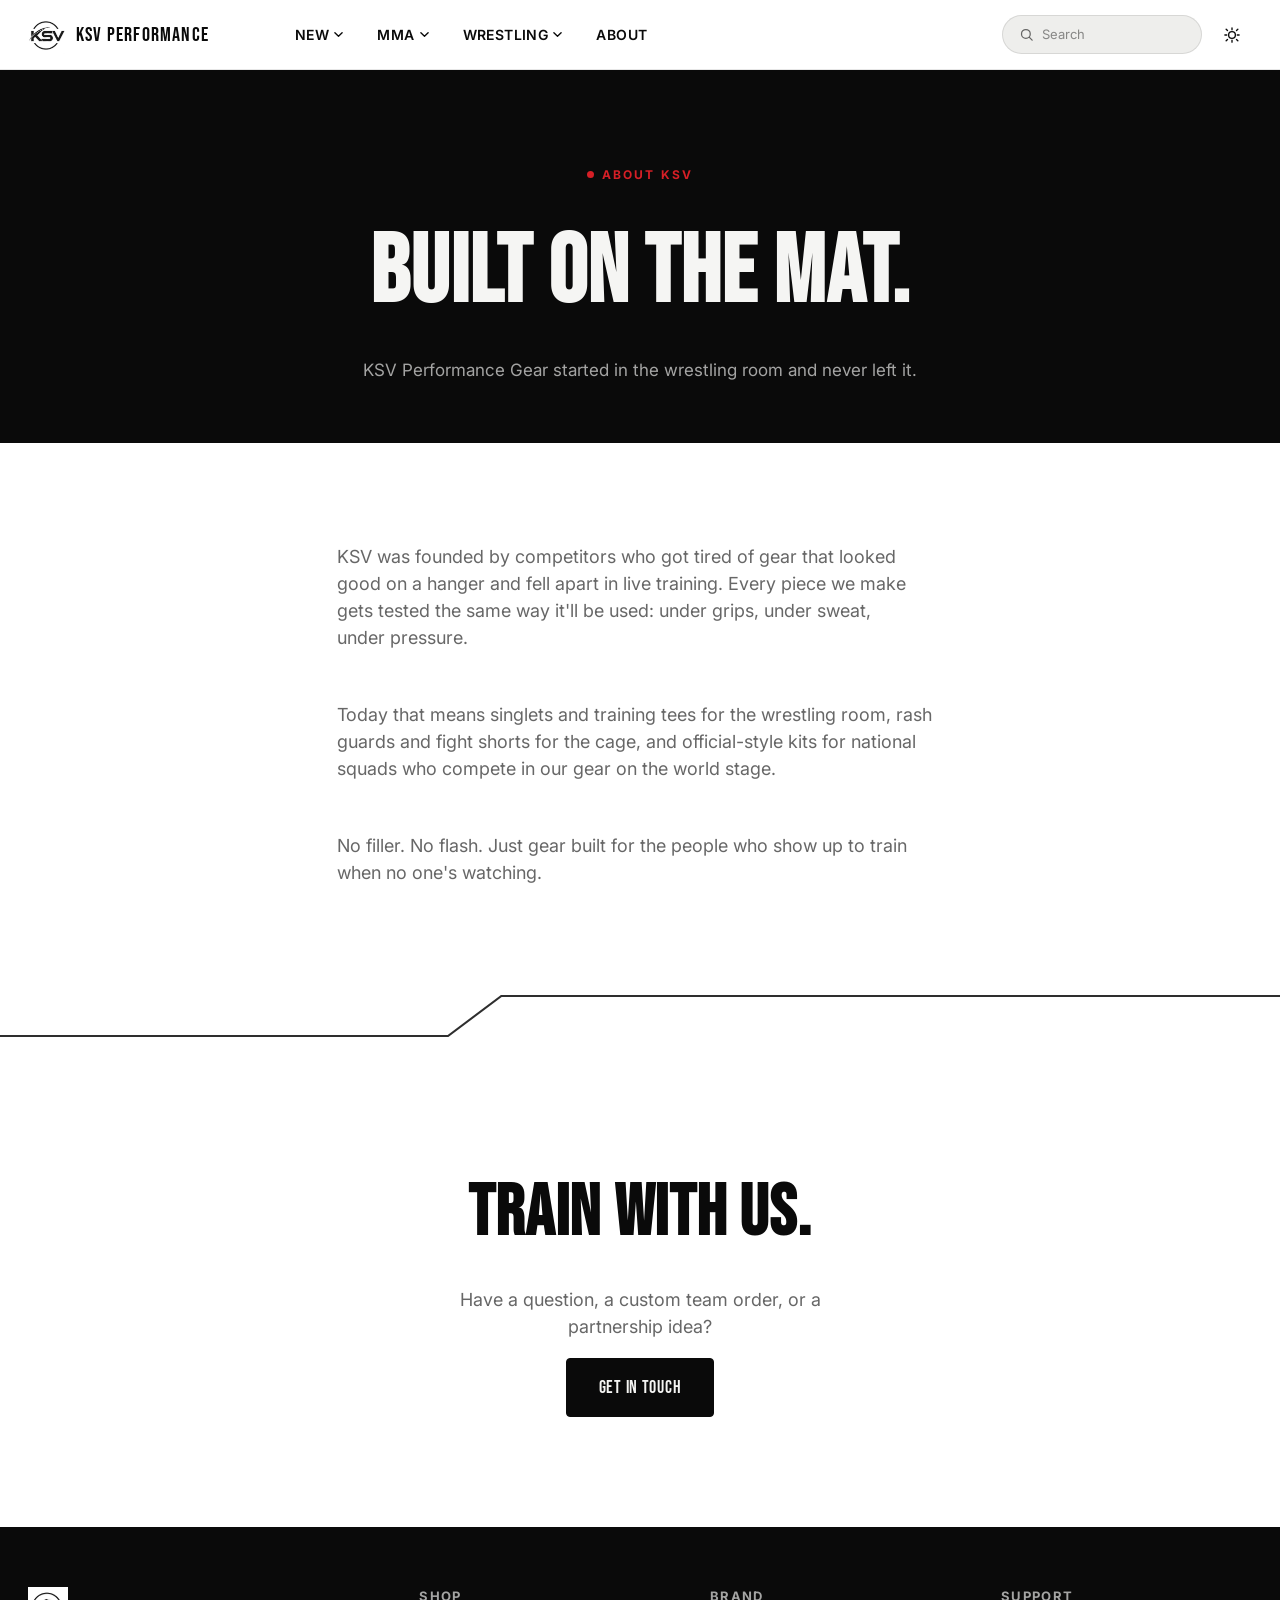
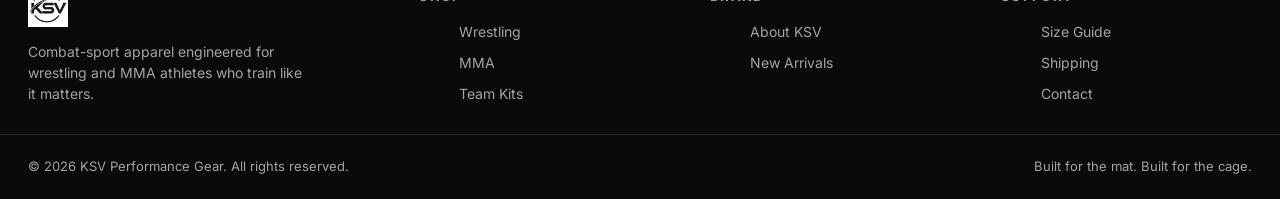
<file: about.html>
<!DOCTYPE html>
<html lang="en">
<head>
<meta charset="UTF-8" />
<meta name="viewport" content="width=device-width, initial-scale=1.0" />
<meta name="color-scheme" content="light dark" />
<title>About KSV — KSV Performance Gear</title>
<meta name="description" content="The story behind KSV Performance Gear, built by and for combat-sport athletes." />

<link rel="icon" href="assets/ksvicon.png" />
<link rel="preconnect" href="https://fonts.googleapis.com" />
<link rel="preconnect" href="https://fonts.gstatic.com" crossorigin />
<link href="https://fonts.googleapis.com/css2?family=Bebas+Neue&family=Inter:wght@400;500;600;700&display=swap" rel="stylesheet" />

<link rel="stylesheet" href="css/reset.css" />
<link rel="stylesheet" href="css/theme.css" />
<link rel="stylesheet" href="css/style.css" />
<link rel="stylesheet" href="css/pages.css" />

<script>
  (function () {
    try {
      var stored = localStorage.getItem("ksv-theme");
      var theme = stored || (window.matchMedia("(prefers-color-scheme: dark)").matches ? "dark" : "light");
      document.documentElement.setAttribute("data-theme", theme);
    } catch (e) {
      document.documentElement.setAttribute("data-theme", "light");
    }
  })();
</script>
</head>
<body>
<a class="skip-link" href="#main">Skip to content</a>
<div class="nav-scrim"></div>

<header class="site-header">
  <nav class="nav" aria-label="Primary">
    <a class="nav-logo" href="index.html">
      <img src="assets/ksv.png" alt="KSV Performance Gear home" width="38" height="38" />
      <span class="nav-logo-text">KSV PERFORMANCE</span>
    </a>

    <ul class="nav-links">
      <li class="nav-item">
        <a class="nav-link" href="#" aria-haspopup="true" aria-expanded="false">
          New
          <svg class="nav-caret" viewBox="0 0 10 6" fill="none"><path d="M1 1L5 5L9 1" stroke="currentColor" stroke-width="1.5" stroke-linecap="round" stroke-linejoin="round"/></svg>
        </a>
        <div class="dropdown" role="menu">
          <a class="dropdown-link" href="mma.html" role="menuitem"><strong>Drop 04 — Fight Week</strong><span>Fresh MMA rash guards &amp; shorts</span></a>
          <a class="dropdown-link" href="wrestling.html" role="menuitem"><strong>Mat Ready</strong><span>New singlets just landed</span></a>
          <a class="dropdown-link" href="team-kits.html" role="menuitem"><strong>National Kits</strong><span>Georgia, Germany &amp; Kazakhstan</span></a>
          <a class="dropdown-link" href="index.html#hero" role="menuitem"><strong>Train Suit</strong><span>The piece everyone's asking about</span></a>
        </div>
      </li>

      <li class="nav-item">
        <a class="nav-link" href="mma.html" aria-haspopup="true" aria-expanded="false">
          MMA
          <svg class="nav-caret" viewBox="0 0 10 6" fill="none"><path d="M1 1L5 5L9 1" stroke="currentColor" stroke-width="1.5" stroke-linecap="round" stroke-linejoin="round"/></svg>
        </a>
        <div class="dropdown" role="menu">
          <a class="dropdown-link" href="mma.html#rashguards" role="menuitem"><strong>Rash Guards</strong><span>Grip-ready, second-skin fit</span></a>
          <a class="dropdown-link" href="mma.html#shorts" role="menuitem"><strong>Fight Shorts</strong><span>Built for full range of motion</span></a>
          <a class="dropdown-link" href="mma.html#training" role="menuitem"><strong>Training Tees</strong><span>Camp essentials</span></a>
          <a class="dropdown-link" href="mma.html" role="menuitem"><strong>Shop All MMA</strong><span>The complete lineup</span></a>
        </div>
      </li>

      <li class="nav-item">
        <a class="nav-link" href="wrestling.html" aria-haspopup="true" aria-expanded="false">
          Wrestling
          <svg class="nav-caret" viewBox="0 0 10 6" fill="none"><path d="M1 1L5 5L9 1" stroke="currentColor" stroke-width="1.5" stroke-linecap="round" stroke-linejoin="round"/></svg>
        </a>
        <div class="dropdown" role="menu">
          <a class="dropdown-link" href="wrestling.html#singlets" role="menuitem"><strong>Singlets</strong><span>Competition &amp; training cut</span></a>
          <a class="dropdown-link" href="wrestling.html#tees" role="menuitem"><strong>Training Tees</strong><span>Mat-session staples</span></a>
          <a class="dropdown-link" href="team-kits.html" role="menuitem"><strong>National Team Kits</strong><span>Rep your country</span></a>
          <a class="dropdown-link" href="wrestling.html" role="menuitem"><strong>Shop All Wrestling</strong><span>The complete lineup</span></a>
        </div>
      </li>

      <li class="nav-item">
        <a class="nav-link" href="about.html" data-nav-match="about.html">About</a>
      </li>
    </ul>

    <div class="nav-actions">
      <div class="search-pill" aria-disabled="true">
        <svg width="15" height="15" viewBox="0 0 24 24" fill="none"><circle cx="11" cy="11" r="7" stroke="currentColor" stroke-width="2"/><path d="M21 21L16.65 16.65" stroke="currentColor" stroke-width="2" stroke-linecap="round"/></svg>
        <input type="text" placeholder="Search" readonly tabindex="-1" aria-label="Search (display only)" />
      </div>
      <button class="icon-btn theme-toggle" type="button" aria-pressed="false" aria-label="Switch to dark mode">
        <svg class="icon-sun" width="18" height="18" viewBox="0 0 24 24" fill="none"><circle cx="12" cy="12" r="4.5" stroke="currentColor" stroke-width="1.8"/><path d="M12 2.5V5M12 19V21.5M4.2 4.2L6 6M18 18L19.8 19.8M2.5 12H5M19 12H21.5M4.2 19.8L6 18M18 6L19.8 4.2" stroke="currentColor" stroke-width="1.8" stroke-linecap="round"/></svg>
        <svg class="icon-moon" width="18" height="18" viewBox="0 0 24 24" fill="none"><path d="M20 14.5A8.5 8.5 0 1 1 9.5 4a7 7 0 0 0 10.5 10.5Z" stroke="currentColor" stroke-width="1.8" stroke-linejoin="round"/></svg>
      </button>
      <button class="icon-btn menu-toggle" type="button" aria-expanded="false" aria-label="Open menu">
        <svg width="20" height="20" viewBox="0 0 24 24" fill="none"><path d="M3 6H21M3 12H21M3 18H21" stroke="currentColor" stroke-width="2" stroke-linecap="round"/></svg>
      </button>
    </div>
  </nav>
</header>

<main id="main">

  <section class="page-hero">
    <span class="eyebrow">About KSV</span>
    <h1>BUILT ON THE MAT.</h1>
    <p>KSV Performance Gear started in the wrestling room and never left it.</p>
  </section>

  <section class="section" data-reveal style="max-width: 760px;">
    <div class="card-grid" style="grid-template-columns: 1fr;">
      <p style="font-size: 18px; color: var(--text-dim); margin-bottom: 22px;">
        KSV was founded by competitors who got tired of gear that looked good on a hanger and fell apart in live training. Every piece we make gets tested the same way it'll be used: under grips, under sweat, under pressure.
      </p>
      <p style="font-size: 18px; color: var(--text-dim); margin-bottom: 22px;">
        Today that means singlets and training tees for the wrestling room, rash guards and fight shorts for the cage, and official-style kits for national squads who compete in our gear on the world stage.
      </p>
      <p style="font-size: 18px; color: var(--text-dim);">
        No filler. No flash. Just gear built for the people who show up to train when no one's watching.
      </p>
    </div>
  </section>

  <div class="slash-divider" aria-hidden="true">
    <svg viewBox="0 0 1200 64" preserveAspectRatio="none">
      <path d="M0 50 L420 50 L470 10 L1200 10" fill="none" stroke-width="2"/>
    </svg>
  </div>

  <section class="cta-band" data-reveal>
    <h2>Train With Us.</h2>
    <p>Have a question, a custom team order, or a partnership idea?</p>
    <a class="btn btn-primary" href="mailto:hello@ksvperformance.example">Get In Touch</a>
  </section>

</main>

<footer class="site-footer">
  <div class="footer-inner">
    <div class="footer-brand">
      <img src="assets/ksv.png" alt="KSV Performance Gear" width="40" height="40" />
      <p>Combat-sport apparel engineered for wrestling and MMA athletes who train like it matters.</p>
    </div>
    <div class="footer-col">
      <h4>Shop</h4>
      <ul>
        <li><a href="wrestling.html">Wrestling</a></li>
        <li><a href="mma.html">MMA</a></li>
        <li><a href="team-kits.html">Team Kits</a></li>
      </ul>
    </div>
    <div class="footer-col">
      <h4>Brand</h4>
      <ul>
        <li><a href="about.html">About KSV</a></li>
        <li><a href="index.html#hero">New Arrivals</a></li>
      </ul>
    </div>
    <div class="footer-col">
      <h4>Support</h4>
      <ul>
        <li><a href="#">Size Guide</a></li>
        <li><a href="#">Shipping</a></li>
        <li><a href="#">Contact</a></li>
      </ul>
    </div>
  </div>
  <div class="footer-bottom">
    <p>© 2026 KSV Performance Gear. All rights reserved.</p>
    <p>Built for the mat. Built for the cage.</p>
  </div>
</footer>

<script src="js/main.js"></script>
</body>
</html>
</file>
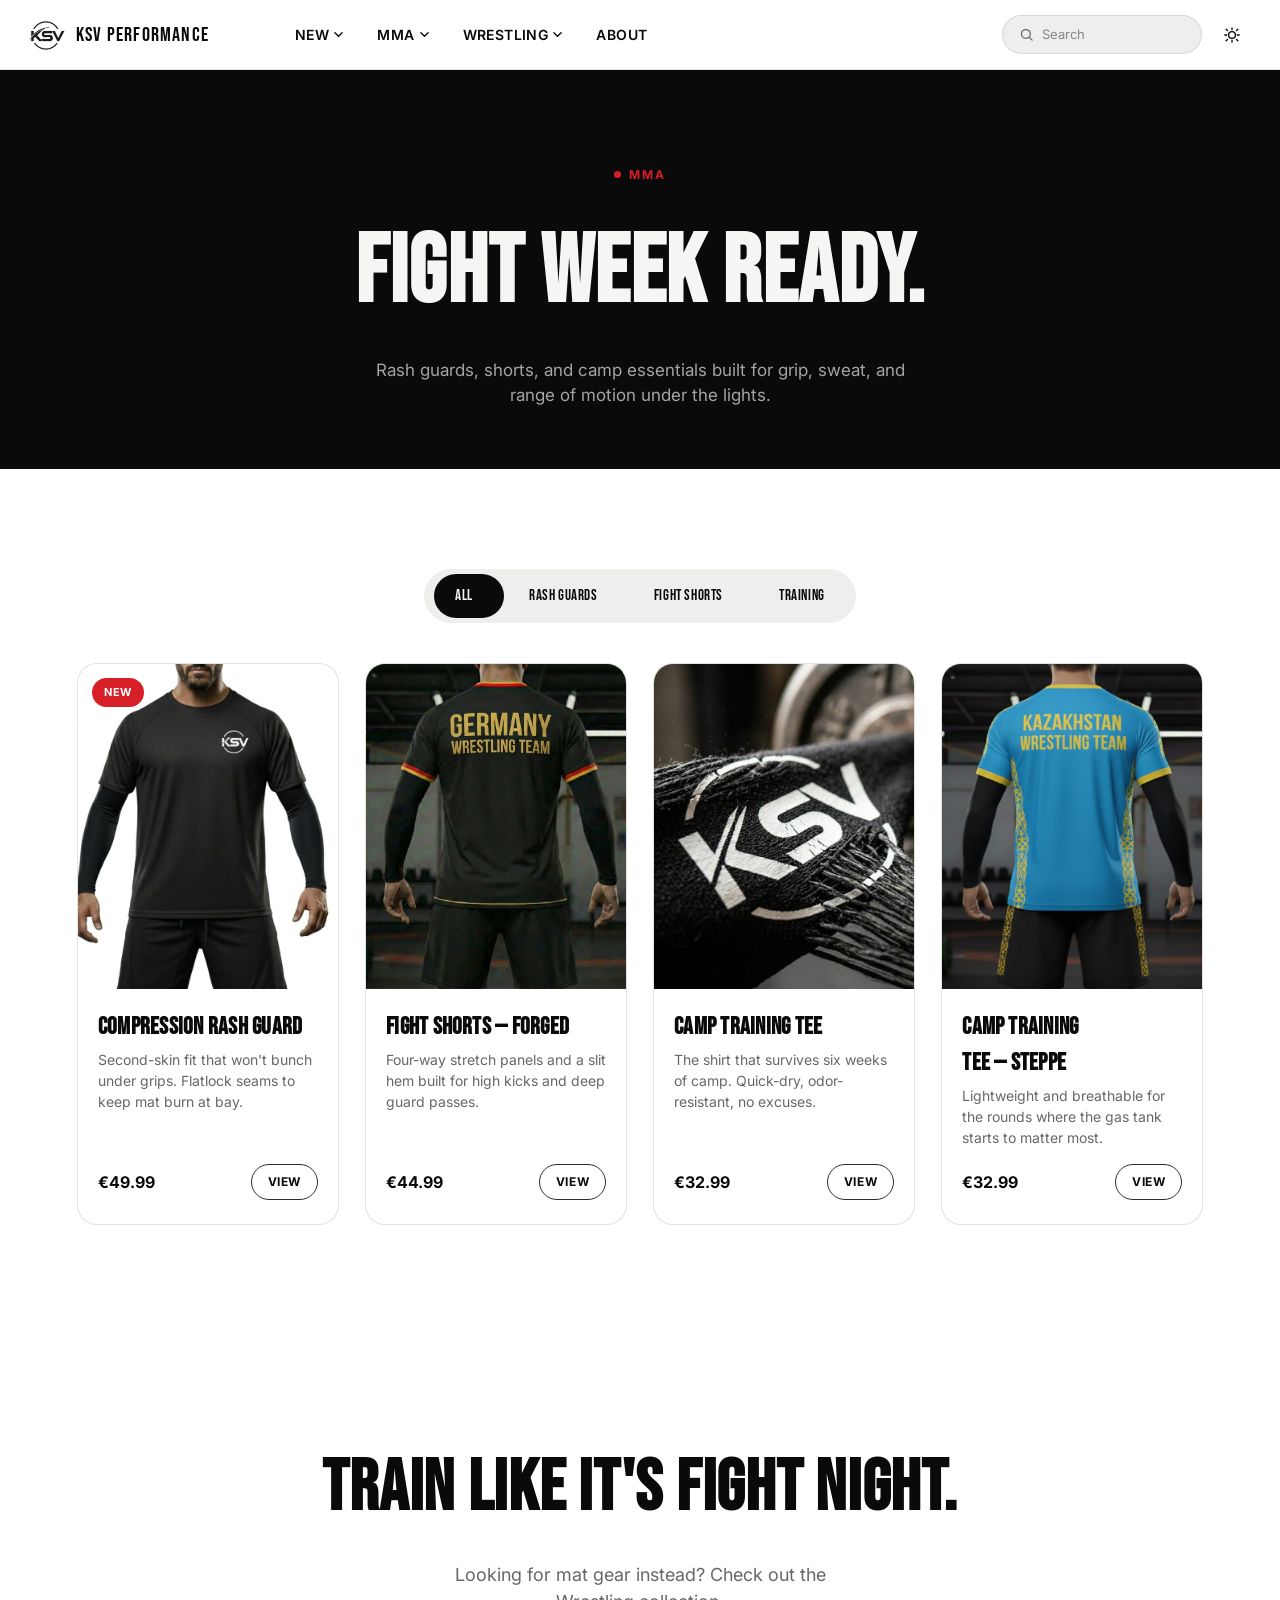
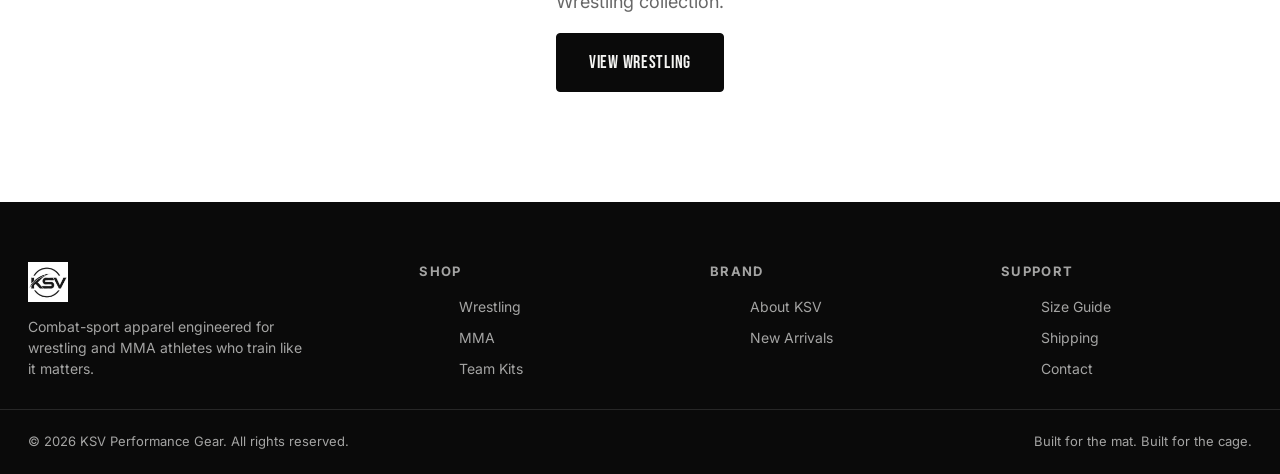
<file: mma.html>
<!DOCTYPE html>
<html lang="en">
<head>
<meta charset="UTF-8" />
<meta name="viewport" content="width=device-width, initial-scale=1.0" />
<meta name="color-scheme" content="light dark" />
<title>MMA Gear — KSV Performance</title>
<meta name="description" content="Rash guards, fight shorts, and training tees from KSV Performance Gear." />

<link rel="icon" href="assets/ksvicon.png" />
<link rel="preconnect" href="https://fonts.googleapis.com" />
<link rel="preconnect" href="https://fonts.gstatic.com" crossorigin />
<link href="https://fonts.googleapis.com/css2?family=Bebas+Neue&family=Inter:wght@400;500;600;700&display=swap" rel="stylesheet" />

<link rel="stylesheet" href="css/reset.css" />
<link rel="stylesheet" href="css/theme.css" />
<link rel="stylesheet" href="css/style.css" />
<link rel="stylesheet" href="css/pages.css" />

<script>
  (function () {
    try {
      var stored = localStorage.getItem("ksv-theme");
      var theme = stored || (window.matchMedia("(prefers-color-scheme: dark)").matches ? "dark" : "light");
      document.documentElement.setAttribute("data-theme", theme);
    } catch (e) {
      document.documentElement.setAttribute("data-theme", "light");
    }
  })();
</script>
</head>
<body>
<a class="skip-link" href="#main">Skip to content</a>
<div class="nav-scrim"></div>

<header class="site-header">
  <nav class="nav" aria-label="Primary">
    <a class="nav-logo" href="index.html">
      <img src="assets/ksv.png" alt="KSV Performance Gear home" width="38" height="38" />
      <span class="nav-logo-text">KSV PERFORMANCE</span>
    </a>

    <ul class="nav-links">
      <li class="nav-item">
        <a class="nav-link" href="#" aria-haspopup="true" aria-expanded="false">
          New
          <svg class="nav-caret" viewBox="0 0 10 6" fill="none"><path d="M1 1L5 5L9 1" stroke="currentColor" stroke-width="1.5" stroke-linecap="round" stroke-linejoin="round"/></svg>
        </a>
        <div class="dropdown" role="menu">
          <a class="dropdown-link" href="mma.html" role="menuitem"><strong>Drop 04 — Fight Week</strong><span>Fresh MMA rash guards &amp; shorts</span></a>
          <a class="dropdown-link" href="wrestling.html" role="menuitem"><strong>Mat Ready</strong><span>New singlets just landed</span></a>
          <a class="dropdown-link" href="team-kits.html" role="menuitem"><strong>National Kits</strong><span>Georgia, Germany &amp; Kazakhstan</span></a>
          <a class="dropdown-link" href="index.html#hero" role="menuitem"><strong>Train Suit</strong><span>The piece everyone's asking about</span></a>
        </div>
      </li>

      <li class="nav-item">
        <a class="nav-link" href="mma.html" aria-haspopup="true" aria-expanded="false" data-nav-match="mma.html">
          MMA
          <svg class="nav-caret" viewBox="0 0 10 6" fill="none"><path d="M1 1L5 5L9 1" stroke="currentColor" stroke-width="1.5" stroke-linecap="round" stroke-linejoin="round"/></svg>
        </a>
        <div class="dropdown" role="menu">
          <a class="dropdown-link" href="#rashguards" role="menuitem"><strong>Rash Guards</strong><span>Grip-ready, second-skin fit</span></a>
          <a class="dropdown-link" href="#shorts" role="menuitem"><strong>Fight Shorts</strong><span>Built for full range of motion</span></a>
          <a class="dropdown-link" href="#training" role="menuitem"><strong>Training Tees</strong><span>Camp essentials</span></a>
          <a class="dropdown-link" href="mma.html" role="menuitem"><strong>Shop All MMA</strong><span>The complete lineup</span></a>
        </div>
      </li>

      <li class="nav-item">
        <a class="nav-link" href="wrestling.html" aria-haspopup="true" aria-expanded="false">
          Wrestling
          <svg class="nav-caret" viewBox="0 0 10 6" fill="none"><path d="M1 1L5 5L9 1" stroke="currentColor" stroke-width="1.5" stroke-linecap="round" stroke-linejoin="round"/></svg>
        </a>
        <div class="dropdown" role="menu">
          <a class="dropdown-link" href="wrestling.html#singlets" role="menuitem"><strong>Singlets</strong><span>Competition &amp; training cut</span></a>
          <a class="dropdown-link" href="wrestling.html#tees" role="menuitem"><strong>Training Tees</strong><span>Mat-session staples</span></a>
          <a class="dropdown-link" href="team-kits.html" role="menuitem"><strong>National Team Kits</strong><span>Rep your country</span></a>
          <a class="dropdown-link" href="wrestling.html" role="menuitem"><strong>Shop All Wrestling</strong><span>The complete lineup</span></a>
        </div>
      </li>

      <li class="nav-item">
        <a class="nav-link" href="about.html" data-nav-match="about.html">About</a>
      </li>
    </ul>

    <div class="nav-actions">
      <div class="search-pill" aria-disabled="true">
        <svg width="15" height="15" viewBox="0 0 24 24" fill="none"><circle cx="11" cy="11" r="7" stroke="currentColor" stroke-width="2"/><path d="M21 21L16.65 16.65" stroke="currentColor" stroke-width="2" stroke-linecap="round"/></svg>
        <input type="text" placeholder="Search" readonly tabindex="-1" aria-label="Search (display only)" />
      </div>
      <button class="icon-btn theme-toggle" type="button" aria-pressed="false" aria-label="Switch to dark mode">
        <svg class="icon-sun" width="18" height="18" viewBox="0 0 24 24" fill="none"><circle cx="12" cy="12" r="4.5" stroke="currentColor" stroke-width="1.8"/><path d="M12 2.5V5M12 19V21.5M4.2 4.2L6 6M18 18L19.8 19.8M2.5 12H5M19 12H21.5M4.2 19.8L6 18M18 6L19.8 4.2" stroke="currentColor" stroke-width="1.8" stroke-linecap="round"/></svg>
        <svg class="icon-moon" width="18" height="18" viewBox="0 0 24 24" fill="none"><path d="M20 14.5A8.5 8.5 0 1 1 9.5 4a7 7 0 0 0 10.5 10.5Z" stroke="currentColor" stroke-width="1.8" stroke-linejoin="round"/></svg>
      </button>
      <button class="icon-btn menu-toggle" type="button" aria-expanded="false" aria-label="Open menu">
        <svg width="20" height="20" viewBox="0 0 24 24" fill="none"><path d="M3 6H21M3 12H21M3 18H21" stroke="currentColor" stroke-width="2" stroke-linecap="round"/></svg>
      </button>
    </div>
  </nav>
</header>

<main id="main">

  <section class="page-hero">
    <span class="eyebrow">MMA</span>
    <h1>FIGHT WEEK READY.</h1>
    <p>Rash guards, shorts, and camp essentials built for grip, sweat, and range of motion under the lights.</p>
  </section>

  <section class="section">
    <div class="tabs-wrap">
      <div class="tabbar" data-tabbar data-tab-panels="#mma-panels" role="tablist" aria-label="MMA categories">
        <div class="tabbar-indicator"></div>
        <button class="tab active" data-tab-target="all" aria-selected="true">All</button>
        <button class="tab" data-tab-target="rashguards" aria-selected="false">Rash Guards</button>
        <button class="tab" data-tab-target="shorts" aria-selected="false">Fight Shorts</button>
        <button class="tab" data-tab-target="training" aria-selected="false">Training</button>
      </div>
    </div>

    <div class="tab-panels" id="mma-panels">

      <div class="tab-panel active" data-tab-id="all">
        <div class="product-grid">

          <article class="product-card" id="rashguards">
            <div class="product-media">
              <span class="product-tag">New</span>
              <img src="assets/model1.jpg" alt="KSV long-sleeve rash guard with compression sleeves" loading="lazy" />
            </div>
            <div class="product-body">
              <h3>Compression Rash Guard</h3>
              <p>Second-skin fit that won't bunch under grips. Flatlock seams to keep mat burn at bay.</p>
              <div class="product-meta">
                <span class="product-price">€49.99</span>
                <a class="product-cta" href="#">View</a>
              </div>
            </div>
          </article>

          <article class="product-card" id="shorts">
            <div class="product-media">
              <img src="assets/germany-back.jpg" alt="KSV fight shorts, Germany colorway, rear detail" loading="lazy" />
            </div>
            <div class="product-body">
              <h3>Fight Shorts — Forged</h3>
              <p>Four-way stretch panels and a slit hem built for high kicks and deep guard passes.</p>
              <div class="product-meta">
                <span class="product-price">€44.99</span>
                <a class="product-cta" href="#">View</a>
              </div>
            </div>
          </article>

          <article class="product-card" id="training">
            <div class="product-media">
              <img src="assets/model3.jpg" alt="Close-up of KSV branding on durable training fabric" loading="lazy" />
            </div>
            <div class="product-body">
              <h3>Camp Training Tee</h3>
              <p>The shirt that survives six weeks of camp. Quick-dry, odor-resistant, no excuses.</p>
              <div class="product-meta">
                <span class="product-price">€32.99</span>
                <a class="product-cta" href="#">View</a>
              </div>
            </div>
          </article>

          <article class="product-card">
            <div class="product-media">
              <img src="assets/kazakhstan-back.jpg" alt="KSV training top, blue and gold colorway, rear detail" loading="lazy" />
            </div>
            <div class="product-body">
              <h3>Camp Training Tee — Steppe</h3>
              <p>Lightweight and breathable for the rounds where the gas tank starts to matter most.</p>
              <div class="product-meta">
                <span class="product-price">€32.99</span>
                <a class="product-cta" href="#">View</a>
              </div>
            </div>
          </article>

        </div>
      </div>

      <div class="tab-panel" data-tab-id="rashguards">
        <div class="product-grid">
          <article class="product-card">
            <div class="product-media">
              <span class="product-tag">New</span>
              <img src="assets/model1.jpg" alt="KSV long-sleeve rash guard with compression sleeves" loading="lazy" />
            </div>
            <div class="product-body">
              <h3>Compression Rash Guard</h3>
              <p>Second-skin fit that won't bunch under grips. Flatlock seams to keep mat burn at bay.</p>
              <div class="product-meta">
                <span class="product-price">€49.99</span>
                <a class="product-cta" href="#">View</a>
              </div>
            </div>
          </article>
        </div>
      </div>

      <div class="tab-panel" data-tab-id="shorts">
        <div class="product-grid">
          <article class="product-card">
            <div class="product-media">
              <img src="assets/germany-back.jpg" alt="KSV fight shorts, Germany colorway, rear detail" loading="lazy" />
            </div>
            <div class="product-body">
              <h3>Fight Shorts — Forged</h3>
              <p>Four-way stretch panels and a slit hem built for high kicks and deep guard passes.</p>
              <div class="product-meta">
                <span class="product-price">€44.99</span>
                <a class="product-cta" href="#">View</a>
              </div>
            </div>
          </article>
        </div>
      </div>

      <div class="tab-panel" data-tab-id="training">
        <div class="product-grid">
          <article class="product-card">
            <div class="product-media">
              <img src="assets/model3.jpg" alt="Close-up of KSV branding on durable training fabric" loading="lazy" />
            </div>
            <div class="product-body">
              <h3>Camp Training Tee</h3>
              <p>The shirt that survives six weeks of camp. Quick-dry, odor-resistant, no excuses.</p>
              <div class="product-meta">
                <span class="product-price">€32.99</span>
                <a class="product-cta" href="#">View</a>
              </div>
            </div>
          </article>
          <article class="product-card">
            <div class="product-media">
              <img src="assets/kazakhstan-back.jpg" alt="KSV training top, blue and gold colorway, rear detail" loading="lazy" />
            </div>
            <div class="product-body">
              <h3>Camp Training Tee — Steppe</h3>
              <p>Lightweight and breathable for the rounds where the gas tank starts to matter most.</p>
              <div class="product-meta">
                <span class="product-price">€32.99</span>
                <a class="product-cta" href="#">View</a>
              </div>
            </div>
          </article>
        </div>
      </div>

    </div>
  </section>

  <section class="cta-band" data-reveal>
    <h2>Train Like It's Fight Night.</h2>
    <p>Looking for mat gear instead? Check out the Wrestling collection.</p>
    <a class="btn btn-primary" href="wrestling.html">View Wrestling</a>
  </section>

</main>

<footer class="site-footer">
  <div class="footer-inner">
    <div class="footer-brand">
      <img src="assets/ksv.png" alt="KSV Performance Gear" width="40" height="40" />
      <p>Combat-sport apparel engineered for wrestling and MMA athletes who train like it matters.</p>
    </div>
    <div class="footer-col">
      <h4>Shop</h4>
      <ul>
        <li><a href="wrestling.html">Wrestling</a></li>
        <li><a href="mma.html">MMA</a></li>
        <li><a href="team-kits.html">Team Kits</a></li>
      </ul>
    </div>
    <div class="footer-col">
      <h4>Brand</h4>
      <ul>
        <li><a href="about.html">About KSV</a></li>
        <li><a href="index.html#hero">New Arrivals</a></li>
      </ul>
    </div>
    <div class="footer-col">
      <h4>Support</h4>
      <ul>
        <li><a href="#">Size Guide</a></li>
        <li><a href="#">Shipping</a></li>
        <li><a href="#">Contact</a></li>
      </ul>
    </div>
  </div>
  <div class="footer-bottom">
    <p>© 2026 KSV Performance Gear. All rights reserved.</p>
    <p>Built for the mat. Built for the cage.</p>
  </div>
</footer>

<script src="js/main.js"></script>
</body>
</html>
</file>
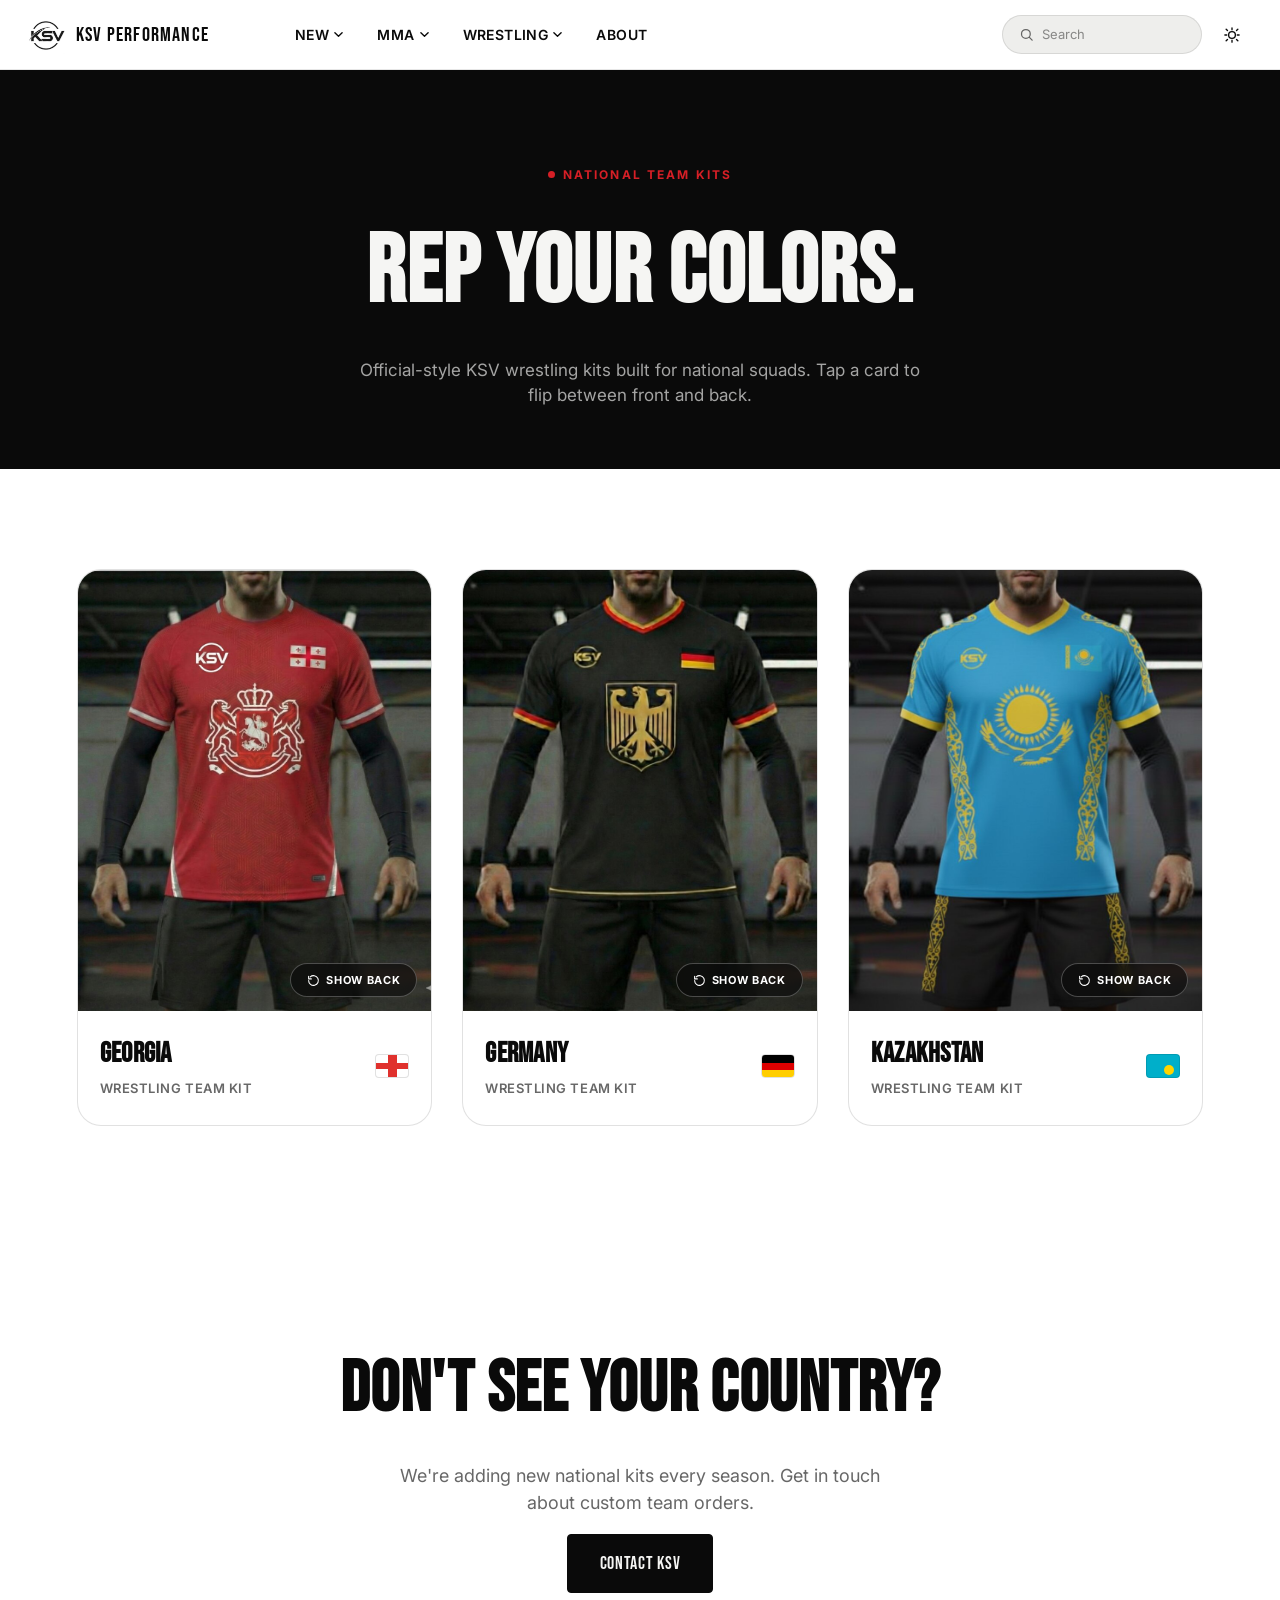
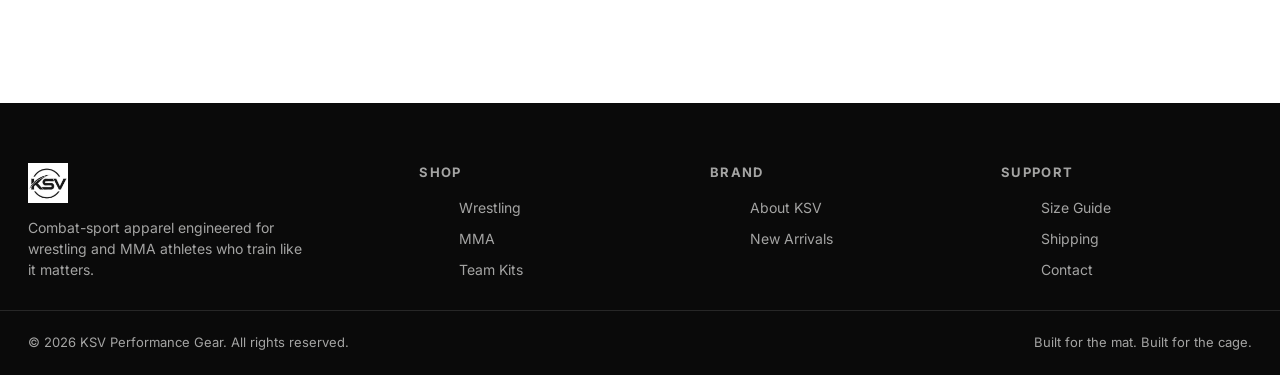
<file: team-kits.html>
<!DOCTYPE html>
<html lang="en">
<head>
<meta charset="UTF-8" />
<meta name="viewport" content="width=device-width, initial-scale=1.0" />
<meta name="color-scheme" content="light dark" />
<title>National Team Kits — KSV Performance</title>
<meta name="description" content="KSV national wrestling team kits for Georgia, Germany, and Kazakhstan — front and back views." />

<link rel="icon" href="assets/ksvicon.png" />
<link rel="preconnect" href="https://fonts.googleapis.com" />
<link rel="preconnect" href="https://fonts.gstatic.com" crossorigin />
<link href="https://fonts.googleapis.com/css2?family=Bebas+Neue&family=Inter:wght@400;500;600;700&display=swap" rel="stylesheet" />

<link rel="stylesheet" href="css/reset.css" />
<link rel="stylesheet" href="css/theme.css" />
<link rel="stylesheet" href="css/style.css" />
<link rel="stylesheet" href="css/pages.css" />

<script>
  (function () {
    try {
      var stored = localStorage.getItem("ksv-theme");
      var theme = stored || (window.matchMedia("(prefers-color-scheme: dark)").matches ? "dark" : "light");
      document.documentElement.setAttribute("data-theme", theme);
    } catch (e) {
      document.documentElement.setAttribute("data-theme", "light");
    }
  })();
</script>
</head>
<body>
<a class="skip-link" href="#main">Skip to content</a>
<div class="nav-scrim"></div>

<header class="site-header">
  <nav class="nav" aria-label="Primary">
    <a class="nav-logo" href="index.html">
      <img src="assets/ksv.png" alt="KSV Performance Gear home" width="38" height="38" />
      <span class="nav-logo-text">KSV PERFORMANCE</span>
    </a>

    <ul class="nav-links">
      <li class="nav-item">
        <a class="nav-link" href="#" aria-haspopup="true" aria-expanded="false">
          New
          <svg class="nav-caret" viewBox="0 0 10 6" fill="none"><path d="M1 1L5 5L9 1" stroke="currentColor" stroke-width="1.5" stroke-linecap="round" stroke-linejoin="round"/></svg>
        </a>
        <div class="dropdown" role="menu">
          <a class="dropdown-link" href="mma.html" role="menuitem"><strong>Drop 04 — Fight Week</strong><span>Fresh MMA rash guards &amp; shorts</span></a>
          <a class="dropdown-link" href="wrestling.html" role="menuitem"><strong>Mat Ready</strong><span>New singlets just landed</span></a>
          <a class="dropdown-link" href="team-kits.html" role="menuitem"><strong>National Kits</strong><span>Georgia, Germany &amp; Kazakhstan</span></a>
          <a class="dropdown-link" href="index.html#hero" role="menuitem"><strong>Train Suit</strong><span>The piece everyone's asking about</span></a>
        </div>
      </li>

      <li class="nav-item">
        <a class="nav-link" href="mma.html" aria-haspopup="true" aria-expanded="false">
          MMA
          <svg class="nav-caret" viewBox="0 0 10 6" fill="none"><path d="M1 1L5 5L9 1" stroke="currentColor" stroke-width="1.5" stroke-linecap="round" stroke-linejoin="round"/></svg>
        </a>
        <div class="dropdown" role="menu">
          <a class="dropdown-link" href="mma.html#rashguards" role="menuitem"><strong>Rash Guards</strong><span>Grip-ready, second-skin fit</span></a>
          <a class="dropdown-link" href="mma.html#shorts" role="menuitem"><strong>Fight Shorts</strong><span>Built for full range of motion</span></a>
          <a class="dropdown-link" href="mma.html#training" role="menuitem"><strong>Training Tees</strong><span>Camp essentials</span></a>
          <a class="dropdown-link" href="mma.html" role="menuitem"><strong>Shop All MMA</strong><span>The complete lineup</span></a>
        </div>
      </li>

      <li class="nav-item">
        <a class="nav-link" href="wrestling.html" aria-haspopup="true" aria-expanded="false">
          Wrestling
          <svg class="nav-caret" viewBox="0 0 10 6" fill="none"><path d="M1 1L5 5L9 1" stroke="currentColor" stroke-width="1.5" stroke-linecap="round" stroke-linejoin="round"/></svg>
        </a>
        <div class="dropdown" role="menu">
          <a class="dropdown-link" href="wrestling.html#singlets" role="menuitem"><strong>Singlets</strong><span>Competition &amp; training cut</span></a>
          <a class="dropdown-link" href="wrestling.html#tees" role="menuitem"><strong>Training Tees</strong><span>Mat-session staples</span></a>
          <a class="dropdown-link" href="team-kits.html" role="menuitem"><strong>National Team Kits</strong><span>Rep your country</span></a>
          <a class="dropdown-link" href="wrestling.html" role="menuitem"><strong>Shop All Wrestling</strong><span>The complete lineup</span></a>
        </div>
      </li>

      <li class="nav-item">
        <a class="nav-link" href="about.html" data-nav-match="about.html">About</a>
      </li>
    </ul>

    <div class="nav-actions">
      <div class="search-pill" aria-disabled="true">
        <svg width="15" height="15" viewBox="0 0 24 24" fill="none"><circle cx="11" cy="11" r="7" stroke="currentColor" stroke-width="2"/><path d="M21 21L16.65 16.65" stroke="currentColor" stroke-width="2" stroke-linecap="round"/></svg>
        <input type="text" placeholder="Search" readonly tabindex="-1" aria-label="Search (display only)" />
      </div>
      <button class="icon-btn theme-toggle" type="button" aria-pressed="false" aria-label="Switch to dark mode">
        <svg class="icon-sun" width="18" height="18" viewBox="0 0 24 24" fill="none"><circle cx="12" cy="12" r="4.5" stroke="currentColor" stroke-width="1.8"/><path d="M12 2.5V5M12 19V21.5M4.2 4.2L6 6M18 18L19.8 19.8M2.5 12H5M19 12H21.5M4.2 19.8L6 18M18 6L19.8 4.2" stroke="currentColor" stroke-width="1.8" stroke-linecap="round"/></svg>
        <svg class="icon-moon" width="18" height="18" viewBox="0 0 24 24" fill="none"><path d="M20 14.5A8.5 8.5 0 1 1 9.5 4a7 7 0 0 0 10.5 10.5Z" stroke="currentColor" stroke-width="1.8" stroke-linejoin="round"/></svg>
      </button>
      <button class="icon-btn menu-toggle" type="button" aria-expanded="false" aria-label="Open menu">
        <svg width="20" height="20" viewBox="0 0 24 24" fill="none"><path d="M3 6H21M3 12H21M3 18H21" stroke="currentColor" stroke-width="2" stroke-linecap="round"/></svg>
      </button>
    </div>
  </nav>
</header>

<main id="main">

  <section class="page-hero">
    <span class="eyebrow">National Team Kits</span>
    <h1>REP YOUR COLORS.</h1>
    <p>Official-style KSV wrestling kits built for national squads. Tap a card to flip between front and back.</p>
  </section>

  <section class="section">
    <div class="team-grid">

      <article class="team-card">
        <div class="team-card-media">
          <img class="img-front active" src="assets/georgia-front.jpg" alt="Georgia wrestling team kit, front view, red jersey with national crest" loading="lazy" />
          <img class="img-back" src="assets/georgia-back.jpg" alt="Georgia wrestling team kit, back view, reading Georgia Wrestling Team" loading="lazy" />
          <button class="team-flip" type="button" aria-label="Flip to see the back of the Georgia kit">
            <svg width="13" height="13" viewBox="0 0 24 24" fill="none"><path d="M3 12a9 9 0 1 0 3-6.7" stroke="currentColor" stroke-width="2" stroke-linecap="round"/><path d="M3 4v5h5" stroke="currentColor" stroke-width="2" stroke-linecap="round" stroke-linejoin="round"/></svg>
            <span class="team-flip-label">Show back</span>
          </button>
        </div>
        <div class="team-card-body">
          <div>
            <h3>Georgia</h3>
            <span>Wrestling Team Kit</span>
          </div>
          <span class="flag-chip flag-georgia" aria-hidden="true"></span>
        </div>
      </article>

      <article class="team-card">
        <div class="team-card-media">
          <img class="img-front active" src="assets/germany-front.jpg" alt="Germany wrestling team kit, front view, black jersey with gold eagle crest" loading="lazy" />
          <img class="img-back" src="assets/germany-back.jpg" alt="Germany wrestling team kit, back view, reading Germany Wrestling Team" loading="lazy" />
          <button class="team-flip" type="button" aria-label="Flip to see the back of the Germany kit">
            <svg width="13" height="13" viewBox="0 0 24 24" fill="none"><path d="M3 12a9 9 0 1 0 3-6.7" stroke="currentColor" stroke-width="2" stroke-linecap="round"/><path d="M3 4v5h5" stroke="currentColor" stroke-width="2" stroke-linecap="round" stroke-linejoin="round"/></svg>
            <span class="team-flip-label">Show back</span>
          </button>
        </div>
        <div class="team-card-body">
          <div>
            <h3>Germany</h3>
            <span>Wrestling Team Kit</span>
          </div>
          <span class="flag-chip flag-germany" aria-hidden="true"><span class="b1"></span><span class="b2"></span><span class="b3"></span></span>
        </div>
      </article>

      <article class="team-card">
        <div class="team-card-media">
          <img class="img-front active" src="assets/kazakhstan-front.jpg" alt="Kazakhstan wrestling team kit, front view, blue jersey with sun and eagle emblem" loading="lazy" />
          <img class="img-back" src="assets/kazakhstan-back.jpg" alt="Kazakhstan wrestling team kit, back view, reading Kazakhstan Wrestling Team" loading="lazy" />
          <button class="team-flip" type="button" aria-label="Flip to see the back of the Kazakhstan kit">
            <svg width="13" height="13" viewBox="0 0 24 24" fill="none"><path d="M3 12a9 9 0 1 0 3-6.7" stroke="currentColor" stroke-width="2" stroke-linecap="round"/><path d="M3 4v5h5" stroke="currentColor" stroke-width="2" stroke-linecap="round" stroke-linejoin="round"/></svg>
            <span class="team-flip-label">Show back</span>
          </button>
        </div>
        <div class="team-card-body">
          <div>
            <h3>Kazakhstan</h3>
            <span>Wrestling Team Kit</span>
          </div>
          <span class="flag-chip flag-kazakhstan" aria-hidden="true"></span>
        </div>
      </article>

    </div>
  </section>

  <section class="cta-band" data-reveal>
    <h2>Don't See Your Country?</h2>
    <p>We're adding new national kits every season. Get in touch about custom team orders.</p>
    <a class="btn btn-primary" href="about.html">Contact KSV</a>
  </section>

</main>

<footer class="site-footer">
  <div class="footer-inner">
    <div class="footer-brand">
      <img src="assets/ksv.png" alt="KSV Performance Gear" width="40" height="40" />
      <p>Combat-sport apparel engineered for wrestling and MMA athletes who train like it matters.</p>
    </div>
    <div class="footer-col">
      <h4>Shop</h4>
      <ul>
        <li><a href="wrestling.html">Wrestling</a></li>
        <li><a href="mma.html">MMA</a></li>
        <li><a href="team-kits.html">Team Kits</a></li>
      </ul>
    </div>
    <div class="footer-col">
      <h4>Brand</h4>
      <ul>
        <li><a href="about.html">About KSV</a></li>
        <li><a href="index.html#hero">New Arrivals</a></li>
      </ul>
    </div>
    <div class="footer-col">
      <h4>Support</h4>
      <ul>
        <li><a href="#">Size Guide</a></li>
        <li><a href="#">Shipping</a></li>
        <li><a href="#">Contact</a></li>
      </ul>
    </div>
  </div>
  <div class="footer-bottom">
    <p>© 2026 KSV Performance Gear. All rights reserved.</p>
    <p>Built for the mat. Built for the cage.</p>
  </div>
</footer>

<script src="js/main.js"></script>
</body>
</html>
</file>
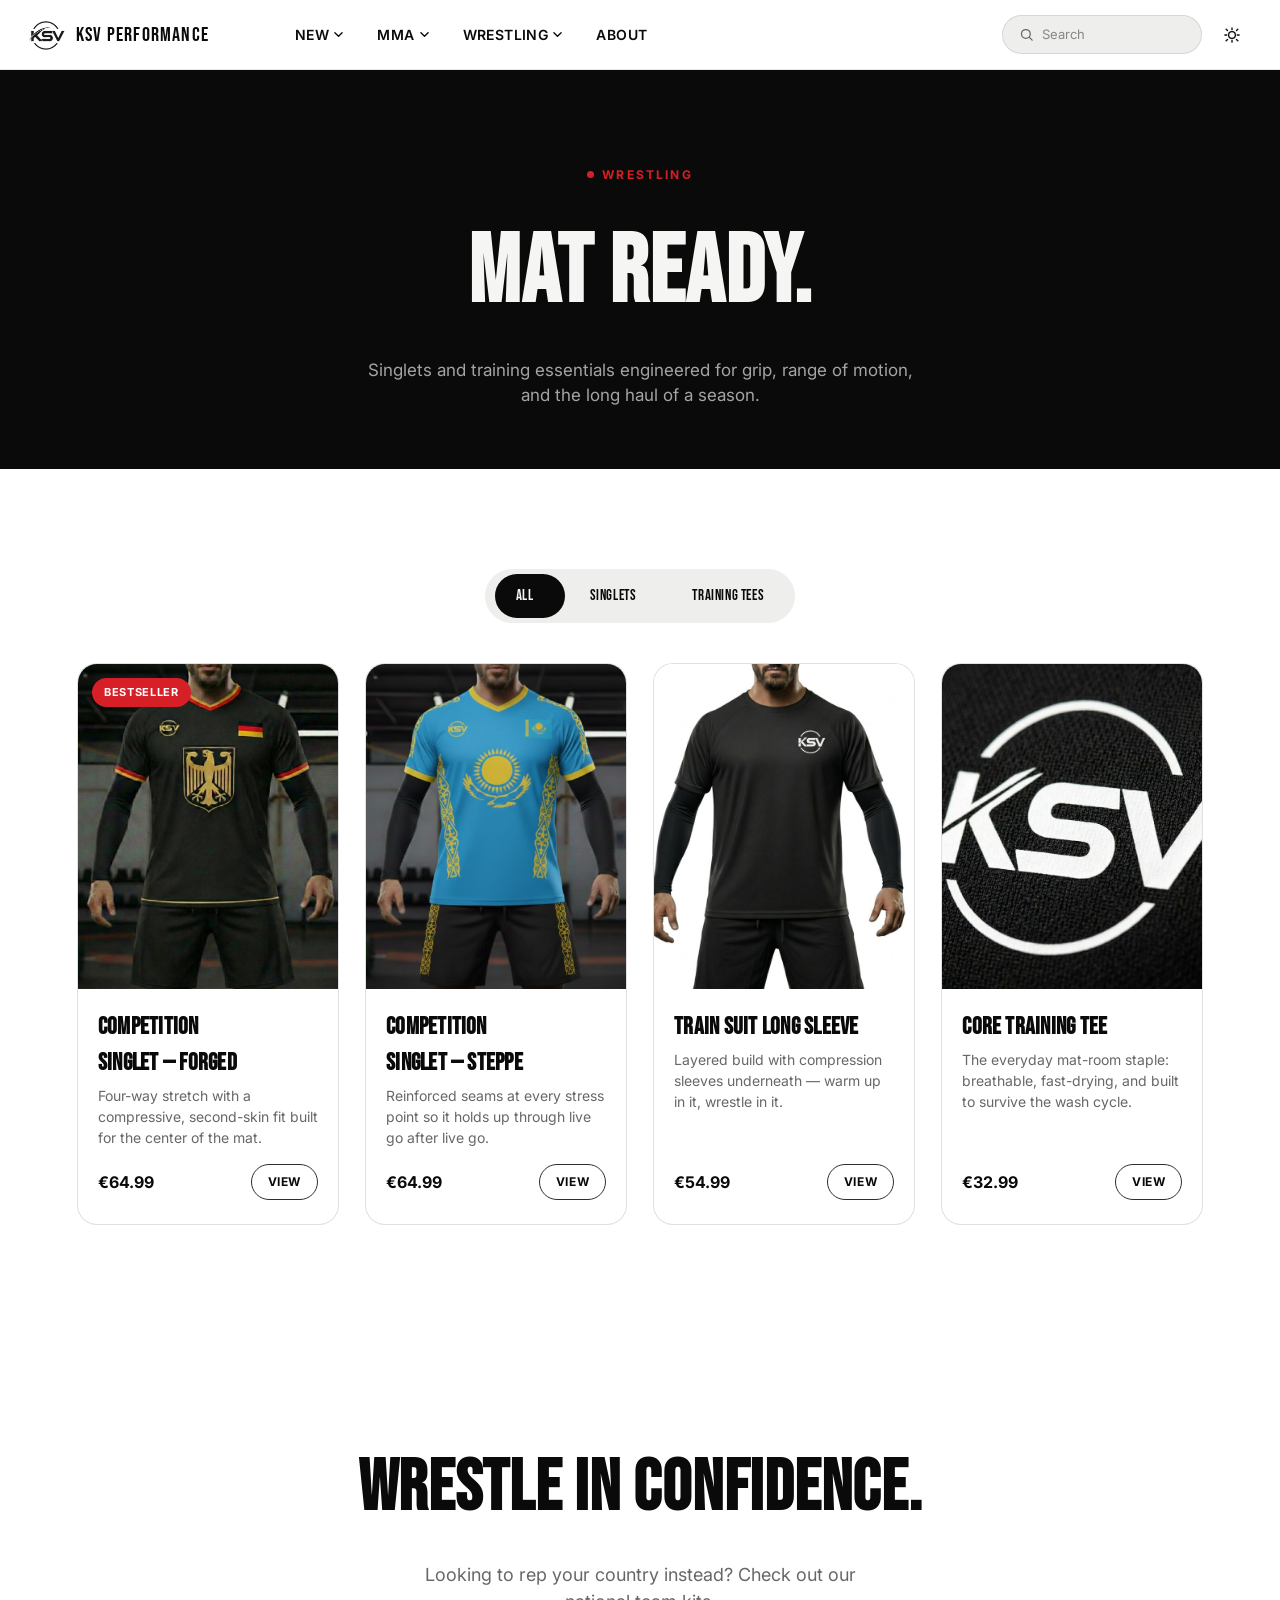
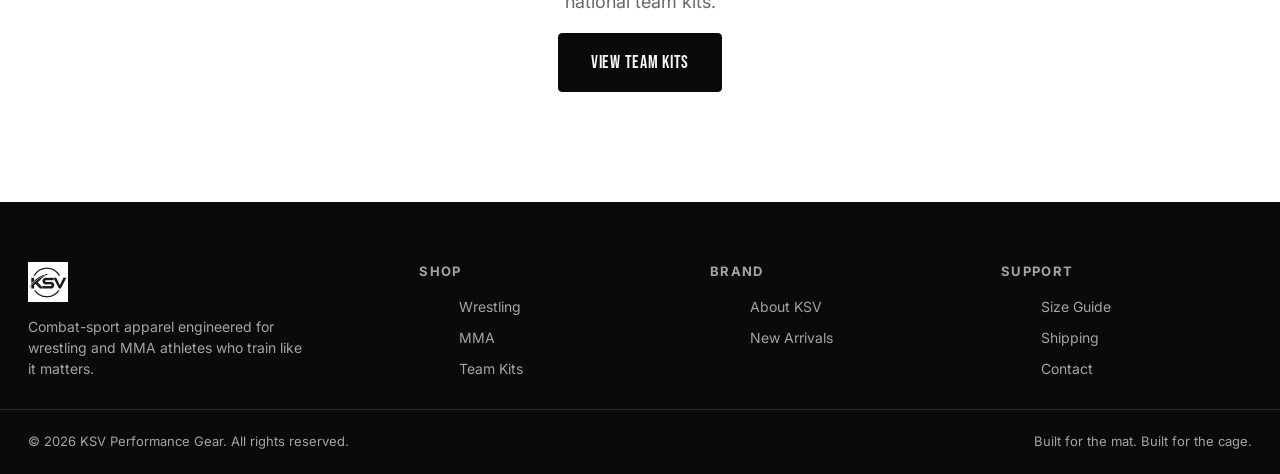
<file: wrestling.html>
<!DOCTYPE html>
<html lang="en">
<head>
<meta charset="UTF-8" />
<meta name="viewport" content="width=device-width, initial-scale=1.0" />
<meta name="color-scheme" content="light dark" />
<title>Wrestling Gear — KSV Performance</title>
<meta name="description" content="Singlets, training tees, and mat-ready apparel from KSV Performance Gear." />

<link rel="icon" href="assets/ksvicon.png" />
<link rel="preconnect" href="https://fonts.googleapis.com" />
<link rel="preconnect" href="https://fonts.gstatic.com" crossorigin />
<link href="https://fonts.googleapis.com/css2?family=Bebas+Neue&family=Inter:wght@400;500;600;700&display=swap" rel="stylesheet" />

<link rel="stylesheet" href="css/reset.css" />
<link rel="stylesheet" href="css/theme.css" />
<link rel="stylesheet" href="css/style.css" />
<link rel="stylesheet" href="css/pages.css" />

<script>
  (function () {
    try {
      var stored = localStorage.getItem("ksv-theme");
      var theme = stored || (window.matchMedia("(prefers-color-scheme: dark)").matches ? "dark" : "light");
      document.documentElement.setAttribute("data-theme", theme);
    } catch (e) {
      document.documentElement.setAttribute("data-theme", "light");
    }
  })();
</script>
</head>
<body>
<a class="skip-link" href="#main">Skip to content</a>
<div class="nav-scrim"></div>

<header class="site-header">
  <nav class="nav" aria-label="Primary">
    <a class="nav-logo" href="index.html">
      <img src="assets/ksv.png" alt="KSV Performance Gear home" width="38" height="38" />
      <span class="nav-logo-text">KSV PERFORMANCE</span>
    </a>

    <ul class="nav-links">
      <li class="nav-item">
        <a class="nav-link" href="#" aria-haspopup="true" aria-expanded="false">
          New
          <svg class="nav-caret" viewBox="0 0 10 6" fill="none"><path d="M1 1L5 5L9 1" stroke="currentColor" stroke-width="1.5" stroke-linecap="round" stroke-linejoin="round"/></svg>
        </a>
        <div class="dropdown" role="menu">
          <a class="dropdown-link" href="mma.html" role="menuitem"><strong>Drop 04 — Fight Week</strong><span>Fresh MMA rash guards &amp; shorts</span></a>
          <a class="dropdown-link" href="wrestling.html" role="menuitem"><strong>Mat Ready</strong><span>New singlets just landed</span></a>
          <a class="dropdown-link" href="team-kits.html" role="menuitem"><strong>National Kits</strong><span>Georgia, Germany &amp; Kazakhstan</span></a>
          <a class="dropdown-link" href="index.html#hero" role="menuitem"><strong>Train Suit</strong><span>The piece everyone's asking about</span></a>
        </div>
      </li>

      <li class="nav-item">
        <a class="nav-link" href="mma.html" aria-haspopup="true" aria-expanded="false">
          MMA
          <svg class="nav-caret" viewBox="0 0 10 6" fill="none"><path d="M1 1L5 5L9 1" stroke="currentColor" stroke-width="1.5" stroke-linecap="round" stroke-linejoin="round"/></svg>
        </a>
        <div class="dropdown" role="menu">
          <a class="dropdown-link" href="mma.html#rashguards" role="menuitem"><strong>Rash Guards</strong><span>Grip-ready, second-skin fit</span></a>
          <a class="dropdown-link" href="mma.html#shorts" role="menuitem"><strong>Fight Shorts</strong><span>Built for full range of motion</span></a>
          <a class="dropdown-link" href="mma.html#training" role="menuitem"><strong>Training Tees</strong><span>Camp essentials</span></a>
          <a class="dropdown-link" href="mma.html" role="menuitem"><strong>Shop All MMA</strong><span>The complete lineup</span></a>
        </div>
      </li>

      <li class="nav-item">
        <a class="nav-link" href="wrestling.html" aria-haspopup="true" aria-expanded="false" data-nav-match="wrestling.html">
          Wrestling
          <svg class="nav-caret" viewBox="0 0 10 6" fill="none"><path d="M1 1L5 5L9 1" stroke="currentColor" stroke-width="1.5" stroke-linecap="round" stroke-linejoin="round"/></svg>
        </a>
        <div class="dropdown" role="menu">
          <a class="dropdown-link" href="#singlets" role="menuitem"><strong>Singlets</strong><span>Competition &amp; training cut</span></a>
          <a class="dropdown-link" href="#tees" role="menuitem"><strong>Training Tees</strong><span>Mat-session staples</span></a>
          <a class="dropdown-link" href="team-kits.html" role="menuitem"><strong>National Team Kits</strong><span>Rep your country</span></a>
          <a class="dropdown-link" href="wrestling.html" role="menuitem"><strong>Shop All Wrestling</strong><span>The complete lineup</span></a>
        </div>
      </li>

      <li class="nav-item">
        <a class="nav-link" href="about.html" data-nav-match="about.html">About</a>
      </li>
    </ul>

    <div class="nav-actions">
      <div class="search-pill" aria-disabled="true">
        <svg width="15" height="15" viewBox="0 0 24 24" fill="none"><circle cx="11" cy="11" r="7" stroke="currentColor" stroke-width="2"/><path d="M21 21L16.65 16.65" stroke="currentColor" stroke-width="2" stroke-linecap="round"/></svg>
        <input type="text" placeholder="Search" readonly tabindex="-1" aria-label="Search (display only)" />
      </div>
      <button class="icon-btn theme-toggle" type="button" aria-pressed="false" aria-label="Switch to dark mode">
        <svg class="icon-sun" width="18" height="18" viewBox="0 0 24 24" fill="none"><circle cx="12" cy="12" r="4.5" stroke="currentColor" stroke-width="1.8"/><path d="M12 2.5V5M12 19V21.5M4.2 4.2L6 6M18 18L19.8 19.8M2.5 12H5M19 12H21.5M4.2 19.8L6 18M18 6L19.8 4.2" stroke="currentColor" stroke-width="1.8" stroke-linecap="round"/></svg>
        <svg class="icon-moon" width="18" height="18" viewBox="0 0 24 24" fill="none"><path d="M20 14.5A8.5 8.5 0 1 1 9.5 4a7 7 0 0 0 10.5 10.5Z" stroke="currentColor" stroke-width="1.8" stroke-linejoin="round"/></svg>
      </button>
      <button class="icon-btn menu-toggle" type="button" aria-expanded="false" aria-label="Open menu">
        <svg width="20" height="20" viewBox="0 0 24 24" fill="none"><path d="M3 6H21M3 12H21M3 18H21" stroke="currentColor" stroke-width="2" stroke-linecap="round"/></svg>
      </button>
    </div>
  </nav>
</header>

<main id="main">

  <section class="page-hero">
    <span class="eyebrow">Wrestling</span>
    <h1>MAT READY.</h1>
    <p>Singlets and training essentials engineered for grip, range of motion, and the long haul of a season.</p>
  </section>

  <section class="section">
    <div class="tabs-wrap">
      <div class="tabbar" data-tabbar data-tab-panels="#wrestling-panels" role="tablist" aria-label="Wrestling categories">
        <div class="tabbar-indicator"></div>
        <button class="tab active" data-tab-target="all" aria-selected="true">All</button>
        <button class="tab" data-tab-target="singlets" aria-selected="false">Singlets</button>
        <button class="tab" data-tab-target="tees" aria-selected="false">Training Tees</button>
      </div>
    </div>

    <div class="tab-panels" id="wrestling-panels">

      <div class="tab-panel active" data-tab-id="all">
        <div class="product-grid">

          <article class="product-card" id="singlets">
            <div class="product-media">
              <span class="product-tag">Bestseller</span>
              <img src="assets/germany-front.jpg" alt="KSV competition singlet, Germany colorway, front view" loading="lazy" />
            </div>
            <div class="product-body">
              <h3>Competition Singlet — Forged</h3>
              <p>Four-way stretch with a compressive, second-skin fit built for the center of the mat.</p>
              <div class="product-meta">
                <span class="product-price">€64.99</span>
                <a class="product-cta" href="#">View</a>
              </div>
            </div>
          </article>

          <article class="product-card">
            <div class="product-media">
              <img src="assets/kazakhstan-front.jpg" alt="KSV competition singlet, blue and gold colorway, front view" loading="lazy" />
            </div>
            <div class="product-body">
              <h3>Competition Singlet — Steppe</h3>
              <p>Reinforced seams at every stress point so it holds up through live go after live go.</p>
              <div class="product-meta">
                <span class="product-price">€64.99</span>
                <a class="product-cta" href="#">View</a>
              </div>
            </div>
          </article>

          <article class="product-card" id="tees">
            <div class="product-media">
              <img src="assets/model1.jpg" alt="KSV Train Suit long-sleeve layered training top" loading="lazy" />
            </div>
            <div class="product-body">
              <h3>Train Suit Long Sleeve</h3>
              <p>Layered build with compression sleeves underneath — warm up in it, wrestle in it.</p>
              <div class="product-meta">
                <span class="product-price">€54.99</span>
                <a class="product-cta" href="#">View</a>
              </div>
            </div>
          </article>

          <article class="product-card">
            <div class="product-media">
              <img src="assets/model2.jpg" alt="Close-up of KSV logo on a moisture-wicking training tee" loading="lazy" />
            </div>
            <div class="product-body">
              <h3>Core Training Tee</h3>
              <p>The everyday mat-room staple: breathable, fast-drying, and built to survive the wash cycle.</p>
              <div class="product-meta">
                <span class="product-price">€32.99</span>
                <a class="product-cta" href="#">View</a>
              </div>
            </div>
          </article>

        </div>
      </div>

      <div class="tab-panel" data-tab-id="singlets">
        <div class="product-grid">
          <article class="product-card">
            <div class="product-media">
              <span class="product-tag">Bestseller</span>
              <img src="assets/germany-front.jpg" alt="KSV competition singlet, Germany colorway, front view" loading="lazy" />
            </div>
            <div class="product-body">
              <h3>Competition Singlet — Forged</h3>
              <p>Four-way stretch with a compressive, second-skin fit built for the center of the mat.</p>
              <div class="product-meta">
                <span class="product-price">€64.99</span>
                <a class="product-cta" href="#">View</a>
              </div>
            </div>
          </article>
          <article class="product-card">
            <div class="product-media">
              <img src="assets/kazakhstan-front.jpg" alt="KSV competition singlet, blue and gold colorway, front view" loading="lazy" />
            </div>
            <div class="product-body">
              <h3>Competition Singlet — Steppe</h3>
              <p>Reinforced seams at every stress point so it holds up through live go after live go.</p>
              <div class="product-meta">
                <span class="product-price">€64.99</span>
                <a class="product-cta" href="#">View</a>
              </div>
            </div>
          </article>
        </div>
      </div>

      <div class="tab-panel" data-tab-id="tees">
        <div class="product-grid">
          <article class="product-card">
            <div class="product-media">
              <img src="assets/model1.jpg" alt="KSV Train Suit long-sleeve layered training top" loading="lazy" />
            </div>
            <div class="product-body">
              <h3>Train Suit Long Sleeve</h3>
              <p>Layered build with compression sleeves underneath — warm up in it, wrestle in it.</p>
              <div class="product-meta">
                <span class="product-price">€54.99</span>
                <a class="product-cta" href="#">View</a>
              </div>
            </div>
          </article>
          <article class="product-card">
            <div class="product-media">
              <img src="assets/model2.jpg" alt="Close-up of KSV logo on a moisture-wicking training tee" loading="lazy" />
            </div>
            <div class="product-body">
              <h3>Core Training Tee</h3>
              <p>The everyday mat-room staple: breathable, fast-drying, and built to survive the wash cycle.</p>
              <div class="product-meta">
                <span class="product-price">€32.99</span>
                <a class="product-cta" href="#">View</a>
              </div>
            </div>
          </article>
        </div>
      </div>

    </div>
  </section>

  <section class="cta-band" data-reveal>
    <h2>Wrestle In Confidence.</h2>
    <p>Looking to rep your country instead? Check out our national team kits.</p>
    <a class="btn btn-primary" href="team-kits.html">View Team Kits</a>
  </section>

</main>

<footer class="site-footer">
  <div class="footer-inner">
    <div class="footer-brand">
      <img src="assets/ksv.png" alt="KSV Performance Gear" width="40" height="40" />
      <p>Combat-sport apparel engineered for wrestling and MMA athletes who train like it matters.</p>
    </div>
    <div class="footer-col">
      <h4>Shop</h4>
      <ul>
        <li><a href="wrestling.html">Wrestling</a></li>
        <li><a href="mma.html">MMA</a></li>
        <li><a href="team-kits.html">Team Kits</a></li>
      </ul>
    </div>
    <div class="footer-col">
      <h4>Brand</h4>
      <ul>
        <li><a href="about.html">About KSV</a></li>
        <li><a href="index.html#hero">New Arrivals</a></li>
      </ul>
    </div>
    <div class="footer-col">
      <h4>Support</h4>
      <ul>
        <li><a href="#">Size Guide</a></li>
        <li><a href="#">Shipping</a></li>
        <li><a href="#">Contact</a></li>
      </ul>
    </div>
  </div>
  <div class="footer-bottom">
    <p>© 2026 KSV Performance Gear. All rights reserved.</p>
    <p>Built for the mat. Built for the cage.</p>
  </div>
</footer>

<script src="js/main.js"></script>
</body>
</html>
</file>
<file: css/theme.css>
/* ==========================================================================
   KSV PERFORMANCE GEAR — THEME TOKENS
   Light is the default written value; [data-theme="dark"] overrides it.
   JS sets data-theme on <html> based on saved choice or system preference.
   ========================================================================== */

:root {
  /* ---- surfaces ---- */
  --bg: #ffffff;
  --bg-elevated: #f3f3f1;
  /* --bg-inverse is a fixed near-black brand panel (hero/footer), not tied to
     the page background — it stays dark in both themes, Nike/UA style. */
  --bg-inverse: #0a0a0a;
  --surface: #ffffff;
  --surface-alt: #eeeeec;

  /* ---- text ---- */
  --text: #0a0a0a;
  --text-dim: rgba(10, 10, 10, 0.62);
  --text-faint: rgba(10, 10, 10, 0.4);
  /* --text-inverse pairs with --bg-inverse: always light text on that fixed dark panel */
  --text-inverse: #f5f5f3;
  --text-inverse-dim: rgba(245, 245, 243, 0.66);

  /* ---- lines / borders ---- */
  --border: rgba(10, 10, 10, 0.12);
  --border-strong: rgba(10, 10, 10, 0.85);
  --hairline: rgba(10, 10, 10, 0.08);

  /* ---- accent: a single combat-red, used sparingly ---- */
  --accent: #d61f26;
  --accent-text: #ffffff;

  /* ---- buttons ---- */
  --btn-bg: #0a0a0a;
  --btn-text: #f5f5f3;
  --btn-bg-hover: #2a2a2a;

  --btn-ghost-border: rgba(10, 10, 10, 0.85);
  --btn-ghost-text: #0a0a0a;

  /* ---- nav / chrome ---- */
  --nav-bg: rgba(255, 255, 255, 0.88);
  --nav-border: rgba(10, 10, 10, 0.1);
  --overlay-scrim: rgba(10, 10, 10, 0.55);

  /* ---- search pill ---- */
  --search-bg: #eeeeec;
  --search-text: #0a0a0a;
  --search-placeholder: rgba(10, 10, 10, 0.45);
  --search-border: rgba(10, 10, 10, 0.1);

  /* ---- shadow ---- */
  --shadow-sm: 0 2px 10px rgba(10, 10, 10, 0.06);
  --shadow-md: 0 12px 30px rgba(10, 10, 10, 0.12);
  --shadow-lg: 0 24px 60px rgba(10, 10, 10, 0.18);

  /* ---- card image plate (behind product photos) ---- */
  --plate: #e9e9e6;

  /* ---- motion ---- */
  --ease-snap: cubic-bezier(0.22, 1, 0.36, 1);
  --ease-out: cubic-bezier(0.16, 1, 0.3, 1);
  --dur-fast: 160ms;
  --dur-mid: 320ms;
  --dur-slow: 560ms;

  color-scheme: light;
}

[data-theme="dark"] {
  --bg: #0a0a0a;
  --bg-elevated: #131313;
  /* --bg-inverse intentionally NOT overridden here — stays #0a0a0a from :root */
  --surface: #121212;
  --surface-alt: #1a1a1a;

  --text: #f5f5f3;
  --text-dim: rgba(245, 245, 243, 0.66);
  --text-faint: rgba(245, 245, 243, 0.42);
  /* --text-inverse / --text-inverse-dim intentionally NOT overridden — stay paired with --bg-inverse */

  --border: rgba(245, 245, 243, 0.14);
  --border-strong: rgba(245, 245, 243, 0.85);
  --hairline: rgba(245, 245, 243, 0.1);

  --accent: #ff3b3b;
  --accent-text: #0a0a0a;

  --btn-bg: #f5f5f3;
  --btn-text: #0a0a0a;
  --btn-bg-hover: #d8d8d6;

  --btn-ghost-border: rgba(245, 245, 243, 0.85);
  --btn-ghost-text: #f5f5f3;

  --nav-bg: rgba(10, 10, 10, 0.72);
  --nav-border: rgba(245, 245, 243, 0.1);
  --overlay-scrim: rgba(0, 0, 0, 0.7);

  --search-bg: #1c1c1c;
  --search-text: #f5f5f3;
  --search-placeholder: rgba(245, 245, 243, 0.4);
  --search-border: rgba(245, 245, 243, 0.12);

  --shadow-sm: 0 2px 10px rgba(0, 0, 0, 0.35);
  --shadow-md: 0 12px 30px rgba(0, 0, 0, 0.45);
  --shadow-lg: 0 24px 70px rgba(0, 0, 0, 0.6);

  --plate: #1a1a1a;

  color-scheme: dark;
}

/* Smooth, brand-wide theme cross-fade rather than a hard flash */
html.theme-transition,
html.theme-transition *,
html.theme-transition *::before,
html.theme-transition *::after {
  transition: background-color var(--dur-mid) var(--ease-out),
    color var(--dur-mid) var(--ease-out), border-color var(--dur-mid) var(--ease-out),
    box-shadow var(--dur-mid) var(--ease-out), fill var(--dur-mid) var(--ease-out),
    stroke var(--dur-mid) var(--ease-out) !important;
}

@media (prefers-reduced-motion: reduce) {
  html.theme-transition,
  html.theme-transition *,
  html.theme-transition *::before,
  html.theme-transition *::after {
    transition: none !important;
  }
}
</file>
<file: css/style.css>
/* ==========================================================================
   KSV PERFORMANCE GEAR — CORE STYLES
   Built on top of reset.css + theme.css (variables).
   ========================================================================== */

html {
  scroll-behavior: smooth;
}

body {
  font-family: "Inter", Verdana, sans-serif;
  background-color: var(--bg);
  color: var(--text);
  min-height: 100vh;
  overflow-x: hidden;
}

h1, h2, h3, h4 {
  font-family: "Bebas Neue", "Inter", sans-serif;
  letter-spacing: 0.01em;
}

a {
  text-decoration: none;
  color: inherit;
}

img {
  user-select: none;
  -webkit-user-drag: none;
}

.visually-hidden {
  position: absolute;
  width: 1px;
  height: 1px;
  overflow: hidden;
  clip: rect(0 0 0 0);
  white-space: nowrap;
}

/* Skip link for keyboard users */
.skip-link {
  position: absolute;
  left: 0;
  top: -100%;
  background: var(--accent);
  color: #fff;
  padding: 10px 18px;
  z-index: 1000;
  transition: top var(--dur-fast) var(--ease-out);
}
.skip-link:focus {
  top: 0;
}

:focus-visible {
  outline: 2px solid var(--accent);
  outline-offset: 3px;
}

/* ==========================================================================
   NAV
   ========================================================================== */

.site-header {
  position: sticky;
  top: 0;
  z-index: 500;
  background: var(--nav-bg);
  border-bottom: 1px solid var(--nav-border);
  backdrop-filter: blur(14px) saturate(1.4);
  -webkit-backdrop-filter: blur(14px) saturate(1.4);
}

.nav {
  display: flex;
  align-items: center;
  gap: 28px;
  padding: 14px 28px;
  max-width: 1440px;
  margin: 0 auto;
}

.nav-logo {
  display: flex;
  align-items: center;
  gap: 10px;
  flex-shrink: 0;
  margin-right: 4px;
}

.nav-logo img {
  height: 38px;
  width: 38px;
  transition: transform var(--dur-mid) var(--ease-snap);
}

.nav-logo:hover img {
  transform: rotate(-8deg) scale(1.05);
}

.nav-logo-text {
  font-family: "Bebas Neue", sans-serif;
  font-size: 20px;
  letter-spacing: 0.06em;
  white-space: nowrap;
  display: none;
}

.nav-links {
  display: flex;
  align-items: center;
  list-style: none;
  gap: 6px;
  font-size: 14px;
  font-weight: 600;
  letter-spacing: 0.03em;
  text-transform: uppercase;
  flex: 1;
}

.nav-item {
  position: relative;
}

.nav-link {
  display: flex;
  align-items: center;
  gap: 5px;
  padding: 10px 14px;
  border-radius: 8px;
  transition: background var(--dur-fast) var(--ease-out), color var(--dur-fast);
  cursor: pointer;
}

.nav-link:hover,
.nav-link[aria-expanded="true"] {
  background: var(--surface-alt);
}

.nav-caret {
  width: 9px;
  height: 9px;
  transition: transform var(--dur-mid) var(--ease-snap);
  flex-shrink: 0;
}

.nav-link[aria-expanded="true"] .nav-caret {
  transform: rotate(180deg);
}

/* Animated dropdown panel */
.dropdown {
  position: absolute;
  top: calc(100% + 14px);
  left: 50%;
  transform: translate(-50%, -8px) scale(0.98);
  width: min(560px, 90vw);
  background: var(--surface);
  border: 1px solid var(--border);
  border-radius: 18px;
  box-shadow: var(--shadow-lg);
  padding: 20px;
  display: grid;
  grid-template-columns: repeat(2, 1fr);
  gap: 8px;
  opacity: 0;
  visibility: hidden;
  pointer-events: none;
  transition: opacity var(--dur-mid) var(--ease-out),
    transform var(--dur-mid) var(--ease-snap), visibility var(--dur-mid);
  z-index: 50;
}

.nav-item.open .dropdown {
  opacity: 1;
  visibility: visible;
  pointer-events: auto;
  transform: translate(-50%, 0) scale(1);
}

.dropdown-link {
  display: flex;
  flex-direction: column;
  gap: 2px;
  padding: 12px 14px;
  border-radius: 12px;
  transition: background var(--dur-fast) var(--ease-out), padding-left var(--dur-fast);
}

.dropdown-link:hover {
  background: var(--surface-alt);
  padding-left: 18px;
}

.dropdown-link strong {
  font-size: 14px;
  font-weight: 700;
  letter-spacing: 0.01em;
}

.dropdown-link span {
  font-size: 12px;
  color: var(--text-dim);
  font-weight: 400;
  text-transform: none;
  letter-spacing: 0;
}

.nav-actions {
  display: flex;
  align-items: center;
  gap: 10px;
  flex-shrink: 0;
}

/* Search pill — decorative / non-functional by request */
.search-pill {
  display: flex;
  align-items: center;
  gap: 8px;
  background: var(--search-bg);
  border: 1px solid var(--search-border);
  border-radius: 50px;
  padding: 9px 16px;
  width: 200px;
  transition: width var(--dur-mid) var(--ease-snap), box-shadow var(--dur-fast);
  cursor: text;
}

.search-pill:hover,
.search-pill:focus-within {
  width: 240px;
  box-shadow: var(--shadow-sm);
}

.search-pill svg {
  flex-shrink: 0;
  opacity: 0.6;
}

.search-pill input {
  background: transparent;
  border: none;
  color: var(--search-text);
  font-size: 13px;
  width: 100%;
  caret-color: transparent;
}

.search-pill input::placeholder {
  color: var(--search-placeholder);
}

/* icon buttons (theme toggle, menu) */
.icon-btn {
  display: flex;
  align-items: center;
  justify-content: center;
  width: 38px;
  height: 38px;
  border-radius: 50%;
  background: transparent;
  border: 1px solid transparent;
  cursor: pointer;
  transition: background var(--dur-fast) var(--ease-out), transform var(--dur-fast), border-color var(--dur-fast);
  flex-shrink: 0;
}

.icon-btn:hover {
  background: var(--surface-alt);
  border-color: var(--border);
}

.icon-btn:active {
  transform: scale(0.92);
}

/* Theme toggle icon swap */
.theme-toggle .icon-sun,
.theme-toggle .icon-moon {
  position: absolute;
  transition: opacity var(--dur-mid) var(--ease-out), transform var(--dur-mid) var(--ease-snap);
}

.theme-toggle {
  position: relative;
}

[data-theme="light"] .theme-toggle .icon-moon,
:root:not([data-theme="dark"]) .theme-toggle .icon-moon {
  opacity: 0;
  transform: rotate(60deg) scale(0.5);
}

[data-theme="light"] .theme-toggle .icon-sun,
:root:not([data-theme="dark"]) .theme-toggle .icon-sun {
  opacity: 1;
  transform: rotate(0) scale(1);
}

[data-theme="dark"] .theme-toggle .icon-sun {
  opacity: 0;
  transform: rotate(-60deg) scale(0.5);
}

[data-theme="dark"] .theme-toggle .icon-moon {
  opacity: 1;
  transform: rotate(0) scale(1);
}

.menu-toggle {
  display: none;
}

/* ==========================================================================
   MOBILE NAV DRAWER
   ========================================================================== */

.nav-scrim {
  position: fixed;
  inset: 0;
  background: var(--overlay-scrim);
  opacity: 0;
  visibility: hidden;
  transition: opacity var(--dur-mid) var(--ease-out), visibility var(--dur-mid);
  /* Must stay below .site-header's stacking context: .nav-links is a fixed
     descendant of the sticky header, so its z-index is compared against
     other elements inside that same stacking context, not against this
     scrim if the scrim outranked the header itself. */
  z-index: 480;
}

.nav-scrim.active {
  opacity: 1;
  visibility: visible;
}

/* ==========================================================================
   BUTTONS
   ========================================================================== */

.btn {
  display: inline-flex;
  align-items: center;
  justify-content: center;
  gap: 8px;
  font-family: "Bebas Neue", sans-serif;
  font-size: 18px;
  letter-spacing: 0.04em;
  padding: 15px 32px;
  border-radius: 4px;
  cursor: pointer;
  transition: transform var(--dur-fast) var(--ease-snap), background var(--dur-fast),
    box-shadow var(--dur-fast), border-color var(--dur-fast), color var(--dur-fast);
  white-space: nowrap;
}

.btn-primary {
  background: var(--btn-bg);
  color: var(--btn-text);
  border: 1px solid var(--btn-bg);
}

.btn-primary:hover {
  background: var(--btn-bg-hover);
  transform: translateY(-2px);
  box-shadow: var(--shadow-md);
}

.btn-ghost {
  background: transparent;
  border: 1px solid var(--btn-ghost-border);
  color: var(--btn-ghost-text);
}

.btn-ghost:hover {
  background: var(--btn-ghost-border);
  color: var(--bg);
  transform: translateY(-2px);
}

.btn:active {
  transform: translateY(0) scale(0.97);
}

/* ==========================================================================
   SLASH MOTIF — signature device echoing the KSV logo mark
   ========================================================================== */

.slash-divider {
  position: relative;
  height: 64px;
  width: 100%;
  overflow: hidden;
}

.slash-divider svg {
  width: 100%;
  height: 100%;
  display: block;
}

.slash-divider path {
  stroke: var(--border-strong);
}

/* ==========================================================================
   HERO
   ========================================================================== */

.hero {
  position: relative;
  display: flex;
  align-items: center;
  justify-content: center;
  gap: clamp(20px, 5vw, 80px);
  background: var(--bg-inverse);
  color: var(--text-inverse);
  padding: clamp(40px, 8vw, 90px) clamp(20px, 6vw, 80px);
  flex-wrap: wrap;
  overflow: hidden;
  isolation: isolate;
}

.hero::before {
  content: "";
  position: absolute;
  inset: 0;
  background: linear-gradient(135deg, transparent 40%, rgba(214, 31, 38, 0.08) 50%, transparent 60%);
  z-index: -1;
}

.hero-copy {
  display: flex;
  flex-direction: column;
  max-width: 600px;
  animation: rise-in var(--dur-slow) var(--ease-out) both;
}

.eyebrow {
  display: inline-flex;
  align-items: center;
  gap: 8px;
  font-size: 12px;
  font-weight: 700;
  letter-spacing: 0.18em;
  text-transform: uppercase;
  color: var(--accent);
  margin-bottom: 18px;
}

.eyebrow::before {
  content: "";
  width: 7px;
  height: 7px;
  border-radius: 50%;
  background: var(--accent);
}

.hero-title {
  font-size: clamp(48px, 8vw, 104px);
  line-height: 0.96;
  margin: 0 0 18px;
}

.hero-copy p {
  font-size: clamp(16px, 1.8vw, 21px);
  max-width: 480px;
  font-weight: 500;
  color: var(--text-inverse-dim);
  margin-bottom: 36px;
}

.hero-actions {
  display: flex;
  gap: 16px;
  flex-wrap: wrap;
}

.hero-actions .btn-ghost {
  border-color: rgba(245, 245, 243, 0.85);
  color: var(--text-inverse);
}

.hero-actions .btn-ghost:hover {
  background: var(--text-inverse);
  color: var(--bg-inverse);
}

.hero-actions .btn-primary {
  background: var(--text-inverse);
  color: var(--bg-inverse);
  border-color: var(--text-inverse);
}

.hero-actions .btn-primary:hover {
  background: var(--accent);
  border-color: var(--accent);
  color: #fff;
}

.hero-media {
  position: relative;
  flex-shrink: 0;
  width: min(440px, 90vw);
  animation: rise-in var(--dur-slow) var(--ease-out) 80ms both;
}

.hero-media-plate {
  position: absolute;
  inset: 6% 8%;
  background: radial-gradient(circle at 50% 35%, rgba(255, 255, 255, 0.08), transparent 70%);
  border-radius: 50%;
  z-index: -1;
}

.hero-media img {
  width: 100%;
  filter: drop-shadow(0 30px 50px rgba(0, 0, 0, 0.5));
  animation: float-y 6s ease-in-out infinite;
}

@keyframes float-y {
  0%, 100% { transform: translateY(0); }
  50% { transform: translateY(-14px); }
}

@keyframes rise-in {
  from { opacity: 0; transform: translateY(22px); }
  to { opacity: 1; transform: translateY(0); }
}

@media (prefers-reduced-motion: reduce) {
  .hero-media img { animation: none; }
  .hero-copy, .hero-media { animation: none; }
}

/* ==========================================================================
   SECTION SHELL
   ========================================================================== */

.section {
  width: 100%;
  max-width: 1440px;
  margin: 0 auto;
  padding: clamp(50px, 8vw, 100px) clamp(20px, 6vw, 80px);
}

.section-head {
  display: flex;
  flex-direction: column;
  align-items: center;
  text-align: center;
  margin-bottom: clamp(36px, 6vw, 64px);
}

.section-head h2 {
  font-size: clamp(40px, 6vw, 72px);
  margin: 0;
}

.section-head p {
  max-width: 560px;
  color: var(--text-dim);
  font-size: 17px;
  margin-top: 8px;
}

/* ==========================================================================
   FEATURE CARDS ("Why KSV")
   ========================================================================== */

.card-grid {
  display: grid;
  grid-template-columns: repeat(auto-fit, minmax(280px, 1fr));
  gap: 28px;
}

.feature-card {
  background: var(--surface);
  border: 1px solid var(--border);
  border-radius: 20px;
  overflow: hidden;
  transition: transform var(--dur-mid) var(--ease-snap), box-shadow var(--dur-mid);
}

.feature-card:hover {
  transform: translateY(-8px);
  box-shadow: var(--shadow-lg);
}

.feature-card-media {
  background: var(--plate);
  aspect-ratio: 4 / 3;
  overflow: hidden;
}

.feature-card-media img {
  width: 100%;
  height: 100%;
  object-fit: cover;
  transition: transform var(--dur-slow) var(--ease-out);
}

.feature-card:hover .feature-card-media img {
  transform: scale(1.06);
}

.feature-card-body {
  padding: 26px 24px 30px;
}

.feature-card-body h3 {
  font-size: 30px;
  margin-bottom: 6px;
}

.feature-card-body p {
  color: var(--text-dim);
  font-size: 15px;
  font-weight: 500;
}

/* ==========================================================================
   QUOTE
   ========================================================================== */

.quote-section {
  background: var(--bg-elevated);
  text-align: center;
  padding: clamp(60px, 9vw, 110px) clamp(20px, 6vw, 80px);
}

.quote-section blockquote {
  font-size: clamp(22px, 3vw, 34px);
  font-weight: 700;
  max-width: 820px;
  margin: 0 auto 20px;
  line-height: 1.35;
}

.quote-section cite {
  display: block;
  font-family: "Bebas Neue", sans-serif;
  font-style: normal;
  font-size: clamp(18px, 2.4vw, 26px);
  color: var(--text-dim);
  letter-spacing: 0.02em;
}

/* ==========================================================================
   CTA BAND
   ========================================================================== */

.cta-band {
  display: flex;
  flex-direction: column;
  align-items: center;
  text-align: center;
  gap: 18px;
  padding: clamp(60px, 9vw, 110px) 20px;
}

.cta-band h2 {
  font-size: clamp(40px, 6vw, 72px);
  margin: 0;
}

.cta-band p {
  color: var(--text-dim);
  font-size: 18px;
  max-width: 480px;
}

/* ==========================================================================
   FOOTER
   ========================================================================== */

.site-footer {
  width: 100%;
  background: var(--bg-inverse);
  color: var(--text-inverse);
}

.footer-inner {
  max-width: 1440px;
  margin: 0 auto;
  padding: 60px 28px 30px;
  display: grid;
  grid-template-columns: 1.4fr 1fr 1fr 1fr;
  gap: 40px;
}

.footer-brand {
  display: flex;
  flex-direction: column;
  gap: 14px;
}

.footer-brand img {
  height: 40px;
  width: 40px;
}

.footer-brand p {
  color: var(--text-inverse-dim);
  font-size: 14px;
  max-width: 280px;
}

.footer-col h4 {
  font-size: 13px;
  letter-spacing: 0.1em;
  text-transform: uppercase;
  margin-bottom: 14px;
  color: var(--text-inverse-dim);
  font-family: "Inter", sans-serif;
  font-weight: 700;
}

.footer-col ul {
  list-style: none;
  display: flex;
  flex-direction: column;
  gap: 10px;
  font-size: 14px;
}

.footer-col a {
  color: var(--text-inverse-dim);
  transition: color var(--dur-fast);
}

.footer-col a:hover {
  color: var(--text-inverse);
}

.footer-bottom {
  border-top: 1px solid rgba(245, 245, 243, 0.12);
  padding: 22px 28px;
  display: flex;
  justify-content: space-between;
  align-items: center;
  flex-wrap: wrap;
  gap: 10px;
  font-size: 13px;
  color: var(--text-inverse-dim);
  max-width: 1440px;
  margin: 0 auto;
}

/* ==========================================================================
   SCROLL REVEAL
   ========================================================================== */

[data-reveal].reveal-armed {
  opacity: 0;
  transform: translateY(24px);
  transition: opacity var(--dur-slow) var(--ease-out), transform var(--dur-slow) var(--ease-out);
}

[data-reveal].revealed {
  opacity: 1;
  transform: translateY(0);
}

@media (prefers-reduced-motion: reduce) {
  [data-reveal] {
    opacity: 1;
    transform: none;
    transition: none;
  }
}

/* ==========================================================================
   PAGE TRANSITION (for tab/section switching feel)
   ========================================================================== */

.view {
  animation: view-in var(--dur-mid) var(--ease-out) both;
}

@keyframes view-in {
  from { opacity: 0; transform: translateY(14px); }
  to { opacity: 1; transform: translateY(0); }
}

@media (prefers-reduced-motion: reduce) {
  .view { animation: none; }
}

/* ==========================================================================
   RESPONSIVE
   ========================================================================== */

@media (min-width: 720px) {
  .nav-logo-text {
    display: block;
  }
}

@media (max-width: 900px) {
  .footer-inner {
    grid-template-columns: 1fr 1fr;
  }
}

@media (max-width: 860px) {
  .nav {
    padding: 12px 18px;
  }

  .search-pill {
    display: none;
  }

  .nav-links {
    position: fixed;
    top: 0;
    right: 0;
    height: 100vh;
    width: min(320px, 84vw);
    background: var(--surface);
    flex-direction: column;
    align-items: stretch;
    justify-content: flex-start;
    gap: 4px;
    padding: 90px 20px 30px;
    transform: translateX(100%);
    transition: transform var(--dur-mid) var(--ease-snap);
    z-index: 650;
    box-shadow: var(--shadow-lg);
    overflow-y: auto;
  }

  .nav-links.open {
    transform: translateX(0);
  }

  .nav-item {
    width: 100%;
  }

  .nav-link {
    width: 100%;
    justify-content: space-between;
    padding: 16px 14px;
    font-size: 16px;
    border-bottom: 1px solid var(--hairline);
    border-radius: 0;
  }

  .dropdown {
    position: static;
    left: auto;
    top: auto;
    width: 100%;
    transform: none;
    grid-template-columns: 1fr;
    box-shadow: none;
    border: none;
    border-radius: 0;
    padding: 0;
    max-height: 0;
    overflow: hidden;
    display: block;
    opacity: 1;
    visibility: visible;
    pointer-events: auto;
    transition: max-height var(--dur-mid) var(--ease-out);
  }

  .nav-item.open .dropdown {
    max-height: 600px;
    transform: none;
  }

  .dropdown-link {
    border-bottom: 1px solid var(--hairline);
    border-radius: 0;
    padding: 14px;
  }

  .menu-toggle {
    display: flex;
  }

  .hero {
    flex-direction: column-reverse;
    text-align: center;
  }

  .hero-copy {
    align-items: center;
  }

  .hero-copy p {
    max-width: 100%;
  }

  .hero-actions {
    justify-content: center;
  }

  .footer-inner {
    grid-template-columns: 1fr;
    gap: 30px;
  }
}

@media (max-width: 520px) {
  .hero-title {
    font-size: 56px;
  }

  .btn {
    width: 100%;
  }

  .hero-actions {
    flex-direction: column;
    width: 100%;
  }
}
</file>
<file: css/pages.css>
/* ==========================================================================
   PAGE HEADER (used on category + team-kits pages)
   ========================================================================== */

.page-hero {
  background: var(--bg-inverse);
  color: var(--text-inverse);
  padding: clamp(50px, 9vw, 90px) clamp(20px, 6vw, 80px) clamp(40px, 6vw, 60px);
  text-align: center;
}

.page-hero .eyebrow {
  justify-content: center;
}

.page-hero h1 {
  font-size: clamp(48px, 9vw, 96px);
  margin: 0 0 12px;
}

.page-hero p {
  color: var(--text-inverse-dim);
  max-width: 560px;
  margin: 0 auto;
  font-size: 17px;
}

/* ==========================================================================
   ANIMATED TABS (Front / Back, category filters, etc.)
   ========================================================================== */

.tabbar {
  display: inline-flex;
  position: relative;
  background: var(--surface-alt);
  border-radius: 50px;
  padding: 5px;
  gap: 4px;
  margin: 0 auto 40px;
}

.tabbar-indicator {
  position: absolute;
  top: 5px;
  left: 5px;
  height: calc(100% - 10px);
  border-radius: 50px;
  background: var(--btn-bg);
  transition: transform var(--dur-mid) var(--ease-snap), width var(--dur-mid) var(--ease-snap);
  z-index: 0;
}

.tab {
  position: relative;
  z-index: 1;
  padding: 11px 26px;
  font-family: "Bebas Neue", sans-serif;
  font-size: 15px;
  letter-spacing: 0.04em;
  border-radius: 50px;
  cursor: pointer;
  color: var(--text);
  transition: color var(--dur-mid) var(--ease-out);
  white-space: nowrap;
}

.tab.active {
  color: var(--btn-text);
}

.tabs-wrap {
  display: flex;
  justify-content: center;
}

/* Panel crossfade + slide when switching tabs */
.tab-panels {
  position: relative;
}

.tab-panel {
  display: none;
}

.tab-panel.active {
  display: block;
  animation: panel-in var(--dur-mid) var(--ease-out) both;
}

@keyframes panel-in {
  from {
    opacity: 0;
    transform: translateY(10px) scale(0.99);
  }
  to {
    opacity: 1;
    transform: translateY(0) scale(1);
  }
}

@media (prefers-reduced-motion: reduce) {
  .tab-panel.active { animation: none; }
}

/* ==========================================================================
   PRODUCT GRID
   ========================================================================== */

.product-grid {
  display: grid;
  grid-template-columns: repeat(auto-fit, minmax(260px, 1fr));
  gap: 26px;
}

.product-card {
  background: var(--surface);
  border: 1px solid var(--border);
  border-radius: 20px;
  overflow: hidden;
  display: flex;
  flex-direction: column;
  transition: transform var(--dur-mid) var(--ease-snap), box-shadow var(--dur-mid);
}

.product-card:hover {
  transform: translateY(-6px);
  box-shadow: var(--shadow-lg);
}

.product-media {
  position: relative;
  aspect-ratio: 4 / 5;
  background: var(--plate);
  overflow: hidden;
}

.product-media img {
  width: 100%;
  height: 100%;
  object-fit: cover;
  transition: transform var(--dur-slow) var(--ease-out), opacity var(--dur-mid) var(--ease-out);
}

.product-card:hover .product-media img {
  transform: scale(1.05);
}

.product-tag {
  position: absolute;
  top: 14px;
  left: 14px;
  background: var(--accent);
  color: #fff;
  font-size: 11px;
  font-weight: 700;
  letter-spacing: 0.06em;
  text-transform: uppercase;
  padding: 6px 12px;
  border-radius: 50px;
}

.product-body {
  padding: 20px 20px 24px;
  display: flex;
  flex-direction: column;
  gap: 4px;
  flex: 1;
}

.product-body h3 {
  font-size: 24px;
  font-family: "Bebas Neue", sans-serif;
}

.product-body p {
  color: var(--text-dim);
  font-size: 14px;
  flex: 1;
}

.product-meta {
  display: flex;
  justify-content: space-between;
  align-items: center;
  margin-top: 12px;
}

.product-price {
  font-weight: 700;
  font-size: 16px;
}

.product-cta {
  font-size: 12px;
  font-weight: 700;
  text-transform: uppercase;
  letter-spacing: 0.05em;
  border: 1px solid var(--border-strong);
  padding: 8px 16px;
  border-radius: 50px;
  transition: background var(--dur-fast) var(--ease-out), color var(--dur-fast);
}

.product-cta:hover {
  background: var(--btn-bg);
  color: var(--btn-text);
}

/* ==========================================================================
   TEAM KITS PAGE
   ========================================================================== */

.team-grid {
  display: grid;
  grid-template-columns: repeat(auto-fit, minmax(300px, 1fr));
  gap: 30px;
}

.team-card {
  background: var(--surface);
  border: 1px solid var(--border);
  border-radius: 24px;
  overflow: hidden;
  transition: transform var(--dur-mid) var(--ease-snap), box-shadow var(--dur-mid);
}

.team-card:hover {
  transform: translateY(-6px);
  box-shadow: var(--shadow-lg);
}

.team-card-media {
  position: relative;
  aspect-ratio: 4 / 5;
  background: var(--plate);
  overflow: hidden;
}

.team-card-media img {
  position: absolute;
  inset: 0;
  width: 100%;
  height: 100%;
  object-fit: cover;
  opacity: 0;
  transition: opacity var(--dur-mid) var(--ease-out);
}

.team-card-media img.active {
  opacity: 1;
}

.team-flip {
  position: absolute;
  bottom: 14px;
  right: 14px;
  z-index: 2;
  background: rgba(10, 10, 10, 0.65);
  color: #fff;
  border: 1px solid rgba(255, 255, 255, 0.25);
  border-radius: 50px;
  padding: 8px 16px;
  font-size: 11px;
  font-weight: 700;
  letter-spacing: 0.06em;
  text-transform: uppercase;
  display: flex;
  align-items: center;
  gap: 6px;
  cursor: pointer;
  backdrop-filter: blur(6px);
  transition: background var(--dur-fast);
}

.team-flip:hover {
  background: var(--accent);
}

.team-flip svg {
  transition: transform var(--dur-mid) var(--ease-snap);
}

.team-flip.flipped svg {
  transform: rotate(180deg);
}

.team-card-body {
  padding: 22px 22px 26px;
  display: flex;
  align-items: center;
  justify-content: space-between;
  gap: 14px;
}

.team-card-body h3 {
  font-size: 28px;
}

.team-card-body span {
  font-size: 13px;
  color: var(--text-dim);
  font-weight: 600;
  text-transform: uppercase;
  letter-spacing: 0.04em;
}

.flag-chip {
  width: 34px;
  height: 24px;
  border-radius: 4px;
  border: 1px solid var(--border);
  flex-shrink: 0;
  overflow: hidden;
  display: flex;
}

/* simple css flags so we don't need extra assets */
.flag-georgia {
  background: #fff;
  position: relative;
}
.flag-georgia::before, .flag-georgia::after {
  content: "";
  position: absolute;
  background: #e0312d;
}
.flag-georgia::before { inset: 0 0 0 0; width: 100%; height: 28%; top: 36%; }
.flag-georgia::after { inset: 0; width: 28%; height: 100%; left: 36%; }

.flag-germany {
  display: flex;
  flex-direction: column;
}
.flag-germany span { flex: 1; }
.flag-germany .b1 { background: #000; }
.flag-germany .b2 { background: #d00; }
.flag-germany .b3 { background: #ffce00; }

.flag-kazakhstan {
  background: #00afca;
  position: relative;
}
.flag-kazakhstan::before {
  content: "";
  position: absolute;
  inset: 0;
  margin: auto;
  width: 10px;
  height: 10px;
  border-radius: 50%;
  background: #ffd400;
  top: 7px;
  left: 12px;
}

/* ==========================================================================
   RESPONSIVE
   ========================================================================== */

@media (max-width: 520px) {
  .tabbar {
    width: 100%;
    justify-content: center;
  }

  .tab {
    flex: 1;
    text-align: center;
    padding: 11px 14px;
  }

  .team-card-body {
    flex-direction: column;
    align-items: flex-start;
  }
}
</file>
